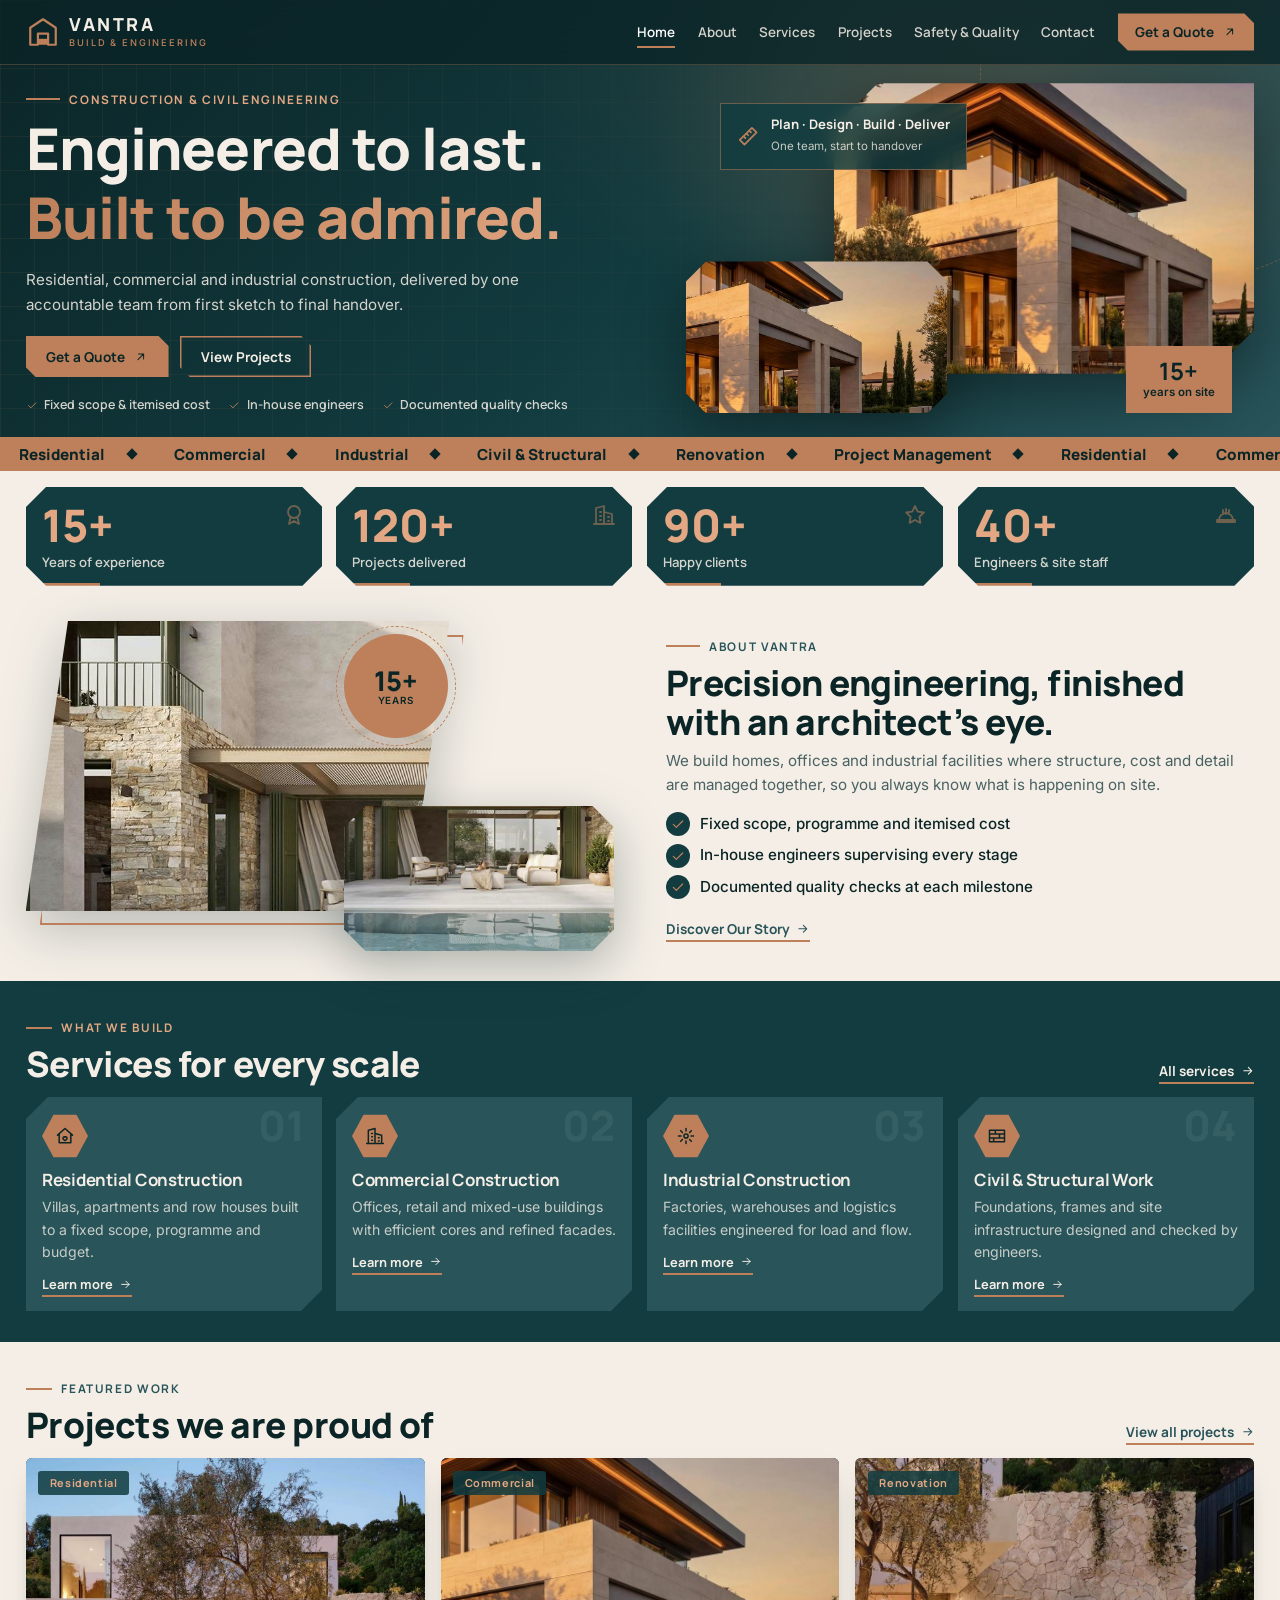
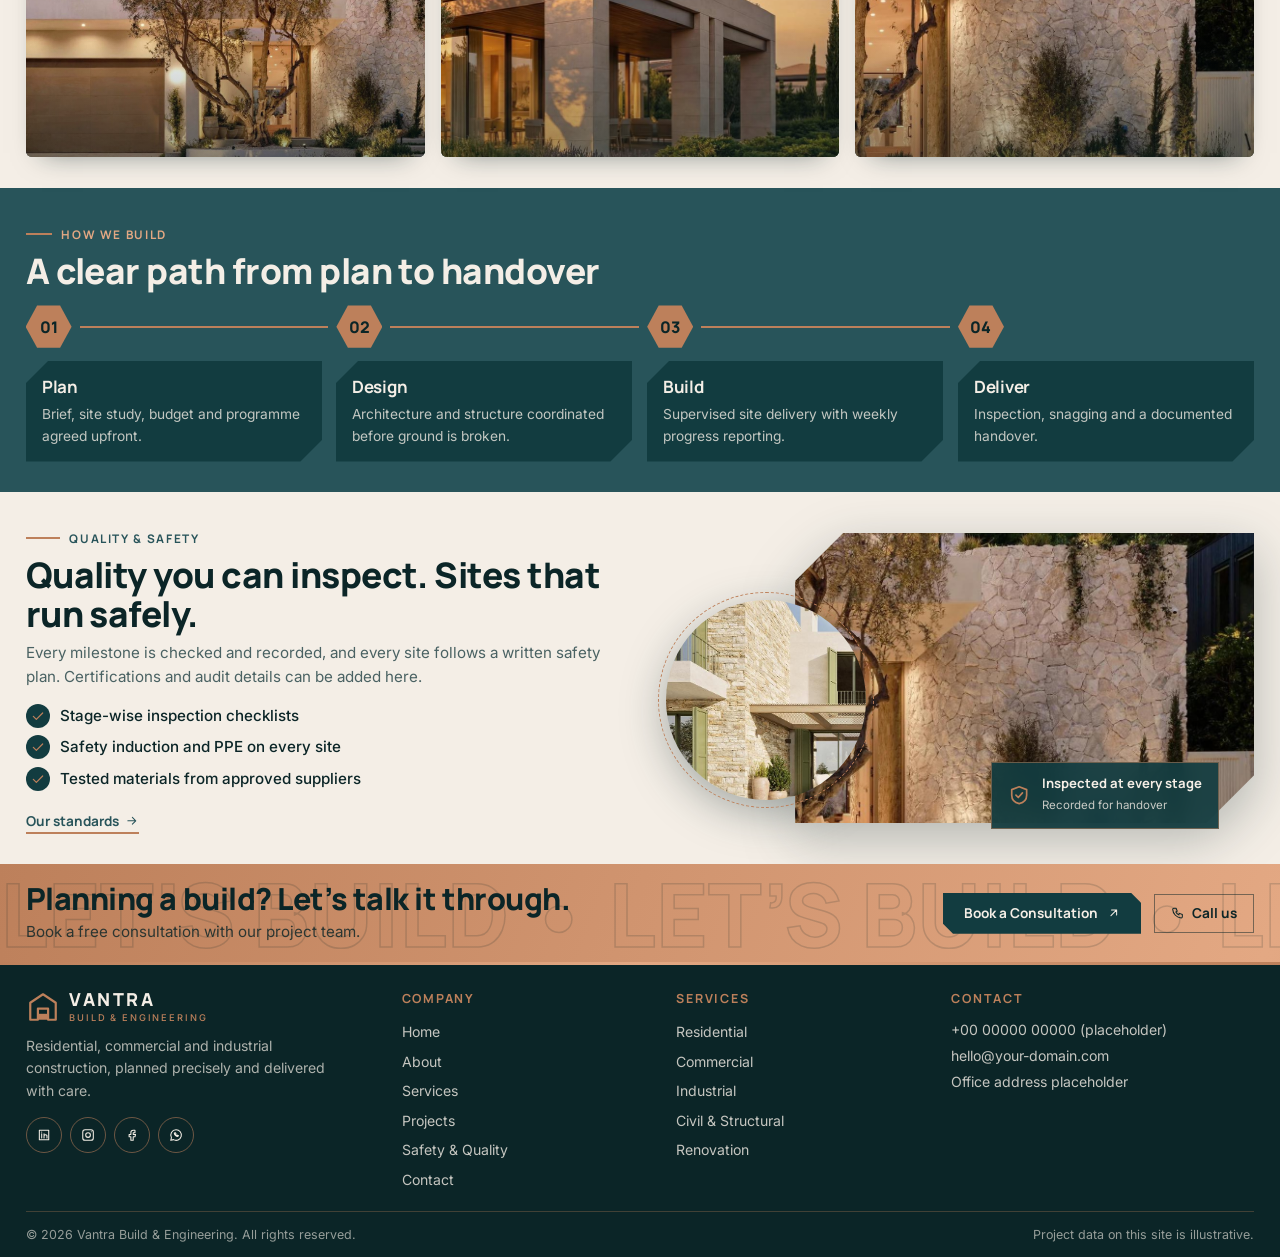
<file: index.html>
<!DOCTYPE html>
<html lang="en">

<head>
    <meta charset="utf-8">
    <meta name="viewport" content="width=device-width,initial-scale=1">
    <title>Premium Construction &amp; Civil Engineering | Vantra Build &amp; Engineering</title>
    <meta name="description"
        content="Vantra Build delivers residential, commercial and industrial construction with engineering precision.">
    <meta name="theme-color" content="#123C40">
    <link rel="icon" href="assets/icons/favicon.svg" type="image/svg+xml">
    <link rel="preconnect" href="https://fonts.googleapis.com">
    <link rel="preconnect" href="https://fonts.gstatic.com" crossorigin>
    <link
        href="https://fonts.googleapis.com/css2?family=Inter:wght@400;500;600&amp;family=Manrope:wght@500;600;700;800&amp;display=swap"
        rel="stylesheet">
    <link rel="stylesheet" href="css/style.css">
    <link rel="stylesheet" href="css/responsive.css">
</head>

<body data-page="index">
    <div id="site-header"></div>
    <main id="main">
        <section class="hero sp" data-mp>
            <div class="hero-grid"></div>
            <div class="hero-ring" data-d="-24"></div>
            <div class="w hero-g">
                <div class="hero-tx"><span class="eb">Construction &amp; Civil Engineering</span>
                    <h1><span class="ln"><span>Engineered to last.</span></span><span class="ln"><span class="gl">Built
                                to be admired.</span></span></h1>
                    <p>Residential, commercial and industrial construction, delivered by one accountable team from first
                        sketch to final handover.</p>
                    <div class="row"><a class="btn" href="contact.html">Get a Quote <i
                                class="bi bi-arrow-up-right"></i></a><a class="btn o" href="projects.html">View
                            Projects</a></div>
                    <ul class="hero-pts">
                        <li><i class="bi bi-check2"></i>Fixed scope &amp; itemised cost</li>
                        <li><i class="bi bi-check2"></i>In-house engineers</li>
                        <li><i class="bi bi-check2"></i>Documented quality checks</li>
                    </ul>
                </div>
                <div class="hc">
                    <div class="hc-a" data-d="12">
                        <div class="rev s-tab"><img
                                src="https://images.unsplash.com/photo-1503387762-592deb58ef4e?auto=format&fit=crop&w=1200&q=75"
                                data-fb="assets/images/v1.jpg" alt="Modern building under construction with crane"
                                fetchpriority="high"></div>
                    </div>
                    <div class="hc-b" data-d="-20">
                        <div class="rev sm s-bev"><img
                                src="https://images.unsplash.com/photo-1541888946425-d81bb19240f5?auto=format&fit=crop&w=800&q=75"
                                data-fb="assets/images/v4.jpg" alt="Construction team on site wearing safety helmets">
                        </div>
                    </div>
                    <div class="chip c1" data-d="22"><i class="bi bi-rulers"></i>
                        <div><b>Plan &middot; Design &middot; Build &middot; Deliver</b><span>One team, start to
                                handover</span></div>
                    </div>
                    <div class="chip c2" data-d="-10"><b>15+</b><span>years on site</span></div>
                </div>
            </div>
        </section>
        <div class="mq" aria-hidden="true">
            <div class="mq-t"><span>Residential</span><span>Commercial</span><span>Industrial</span><span>Civil &amp;
                    Structural</span><span>Renovation</span><span>Project
                    Management</span><span>Residential</span><span>Commercial</span><span>Industrial</span><span>Civil
                    &amp; Structural</span><span>Renovation</span><span>Project
                    Management</span><span>Residential</span><span>Commercial</span><span>Industrial</span><span>Civil
                    &amp; Structural</span><span>Renovation</span><span>Project
                    Management</span><span>Residential</span><span>Commercial</span><span>Industrial</span><span>Civil
                    &amp; Structural</span><span>Renovation</span><span>Project Management</span></div>
        </div>
        <section class="stv">
            <div class="w">
                <div class="sg">
                    <div class="cd sp sc s-bev" data-r data-tilt><i class="bi bi-award"></i><b data-count="15"
                            data-suffix="+">0</b><span>Years of experience</span><i class="bar"></i></div>
                    <div class="cd sp sc s-bev" data-r data-tilt><i class="bi bi-buildings"></i><b data-count="120"
                            data-suffix="+">0</b><span>Projects delivered</span><i class="bar"></i></div>
                    <div class="cd sp sc s-bev" data-r data-tilt><i class="bi bi-star"></i><b data-count="90"
                            data-suffix="+">0</b><span>Happy clients</span><i class="bar"></i></div>
                    <div class="cd sp sc s-bev" data-r data-tilt><i class="bi bi-hard-hat"></i><b data-count="40"
                            data-suffix="+">0</b><span>Engineers &amp; site staff</span><i class="bar"></i></div>
                </div>
            </div>
        </section>
        <section class="sec">
            <div class="w two">
                <div class="comp">
                    <div class="m">
                        <div class="rev s-slash"><img
                                src="https://images.unsplash.com/photo-1504307651254-35680f356dfd?auto=format&fit=crop&w=900&q=75"
                                data-fb="assets/images/v3.jpg" alt="Construction site with steel structure"
                                loading="lazy"></div>
                    </div>
                    <div class="s">
                        <div class="rev sm s-bev"><img
                                src="https://images.unsplash.com/photo-1581094794329-c8112a89af12?auto=format&fit=crop&w=700&q=75"
                                data-fb="assets/images/v7.jpg" alt="Engineer reviewing plans on site" loading="lazy">
                        </div>
                    </div>
                    <div class="bdg">15+<small>Years</small></div>
                </div>
                <div data-r="r"><span class="eb">About Vantra</span>
                    <h2>Precision engineering, finished with an architect&rsquo;s eye.</h2>
                    <p>We build homes, offices and industrial facilities where structure, cost and detail are managed
                        together, so you always know what is happening on site.</p>
                    <ul class="tk">
                        <li><i class="bi bi-check2"></i>Fixed scope, programme and itemised cost</li>
                        <li><i class="bi bi-check2"></i>In-house engineers supervising every stage</li>
                        <li><i class="bi bi-check2"></i>Documented quality checks at each milestone</li>
                    </ul><a class="lnk" href="about.html">Discover Our Story <i class="bi bi-arrow-right"></i></a>
                </div>
            </div>
        </section>
        <section class="sec dk">
            <div class="w">
                <div class="hd">
                    <div><span class="eb">What we build</span>
                        <h2>Services for every scale</h2>
                    </div><a class="lnk" href="services.html">All services <i class="bi bi-arrow-right"></i></a>
                </div>
                <div class="g4">
                    <article class="cd sp s-tab sw-l" data-r data-tilt><span class="n">01</span>
                        <div class="ic"><i class="bi bi-house-heart"></i></div>
                        <h3>Residential Construction</h3>
                        <p>Villas, apartments and row houses built to a fixed scope, programme and budget.</p><a
                            class="lnk" href="services.html">Learn more <i class="bi bi-arrow-right"></i></a>
                    </article>
                    <article class="cd sp s-tab sw-l" data-r data-tilt><span class="n">02</span>
                        <div class="ic"><i class="bi bi-buildings"></i></div>
                        <h3>Commercial Construction</h3>
                        <p>Offices, retail and mixed-use buildings with efficient cores and refined facades.</p><a
                            class="lnk" href="services.html">Learn more <i class="bi bi-arrow-right"></i></a>
                    </article>
                    <article class="cd sp s-tab sw-l" data-r data-tilt><span class="n">03</span>
                        <div class="ic"><i class="bi bi-gear-wide-connected"></i></div>
                        <h3>Industrial Construction</h3>
                        <p>Factories, warehouses and logistics facilities engineered for load and flow.</p><a
                            class="lnk" href="services.html">Learn more <i class="bi bi-arrow-right"></i></a>
                    </article>
                    <article class="cd sp s-tab sw-l" data-r data-tilt><span class="n">04</span>
                        <div class="ic"><i class="bi bi-bricks"></i></div>
                        <h3>Civil &amp; Structural Work</h3>
                        <p>Foundations, frames and site infrastructure designed and checked by engineers.</p><a
                            class="lnk" href="services.html">Learn more <i class="bi bi-arrow-right"></i></a>
                    </article>
                </div>
            </div>
        </section>
        <section class="sec">
            <div class="w">
                <div class="hd">
                    <div><span class="eb">Featured work</span>
                        <h2>Projects we are proud of</h2>
                    </div><a class="lnk" href="projects.html">View all projects <i class="bi bi-arrow-right"></i></a>
                </div>
                <div class="pf" id="pfeat"></div>
            </div>
        </section>
        <section class="sec dk2">
            <div class="w">
                <div class="hd">
                    <div><span class="eb">How we build</span>
                        <h2>A clear path from plan to handover</h2>
                    </div>
                </div>
                <div class="flow">
                    <div class="fs" data-r>
                        <div class="nm">01</div>
                        <div class="cd sp s-tab" data-tilt>
                            <h3>Plan</h3>
                            <p>Brief, site study, budget and programme agreed upfront.</p>
                        </div>
                    </div>
                    <div class="fs" data-r>
                        <div class="nm">02</div>
                        <div class="cd sp s-tab" data-tilt>
                            <h3>Design</h3>
                            <p>Architecture and structure coordinated before ground is broken.</p>
                        </div>
                    </div>
                    <div class="fs" data-r>
                        <div class="nm">03</div>
                        <div class="cd sp s-tab" data-tilt>
                            <h3>Build</h3>
                            <p>Supervised site delivery with weekly progress reporting.</p>
                        </div>
                    </div>
                    <div class="fs" data-r>
                        <div class="nm">04</div>
                        <div class="cd sp s-tab" data-tilt>
                            <h3>Deliver</h3>
                            <p>Inspection, snagging and a documented handover.</p>
                        </div>
                    </div>
                </div>
            </div>
        </section>
        <section class="sec">
            <div class="w two">
                <div data-r="l"><span class="eb">Quality &amp; safety</span>
                    <h2>Quality you can inspect. Sites that run safely.</h2>
                    <p>Every milestone is checked and recorded, and every site follows a written safety plan.
                        Certifications and audit details can be added here.</p>
                    <ul class="tk">
                        <li><i class="bi bi-check2"></i>Stage-wise inspection checklists</li>
                        <li><i class="bi bi-check2"></i>Safety induction and PPE on every site</li>
                        <li><i class="bi bi-check2"></i>Tested materials from approved suppliers</li>
                    </ul><a class="lnk" href="safety-quality.html">Our standards <i class="bi bi-arrow-right"></i></a>
                </div>
                <div class="qs">
                    <div class="m">
                        <div class="rev s-tab"><img
                                src="https://images.unsplash.com/photo-1621905251189-08b45d6a269e?auto=format&fit=crop&w=900&q=75"
                                data-fb="assets/images/p4.jpg" alt="Site engineer inspecting work" loading="lazy"></div>
                    </div>
                    <div class="s">
                        <div class="rev sm"><img
                                src="https://images.unsplash.com/photo-1565008447742-97f6f38c985c?auto=format&fit=crop&w=700&q=75"
                                data-fb="assets/images/v9.jpg" alt="Steel reinforcement detail" loading="lazy"></div>
                    </div>
                    <div class="chip c3" data-d="-12"><i class="bi bi-shield-check"></i>
                        <div><b>Inspected at every stage</b><span>Recorded for handover</span></div>
                    </div>
                </div>
            </div>
        </section>
        <div data-cta></div>
        <dialog class="pm" id="pm" aria-labelledby="pm-t"><button class="x" id="pm-x"
                aria-label="Close project details"><i class="bi bi-x-lg"></i></button>
            <div class="pm-in">
                <div class="im"><img id="pm-img" src="assets/images/p1.jpg" alt=""></div>
                <div class="pm-tx"><span class="eb" id="pm-c"></span>
                    <h2 id="pm-t"></h2>
                    <p id="pm-d"></p>
                    <dl>
                        <dt>Location</dt>
                        <dd id="pm-l"></dd>
                        <dt>Built area</dt>
                        <dd id="pm-a"></dd>
                        <dt>Scope</dt>
                        <dd id="pm-s"></dd>
                    </dl>
                    <p>Illustrative example project &mdash; not a real completed project.</p><a class="btn k"
                        href="contact.html">Discuss a Similar Project <i class="bi bi-arrow-up-right"></i></a>
                </div>
            </div>
        </dialog>
    </main>
    <div id="site-footer"></div>
    <script src="js/main.js"></script>
    <script src="js/projects.js"></script>
</body>

</html>
</file>
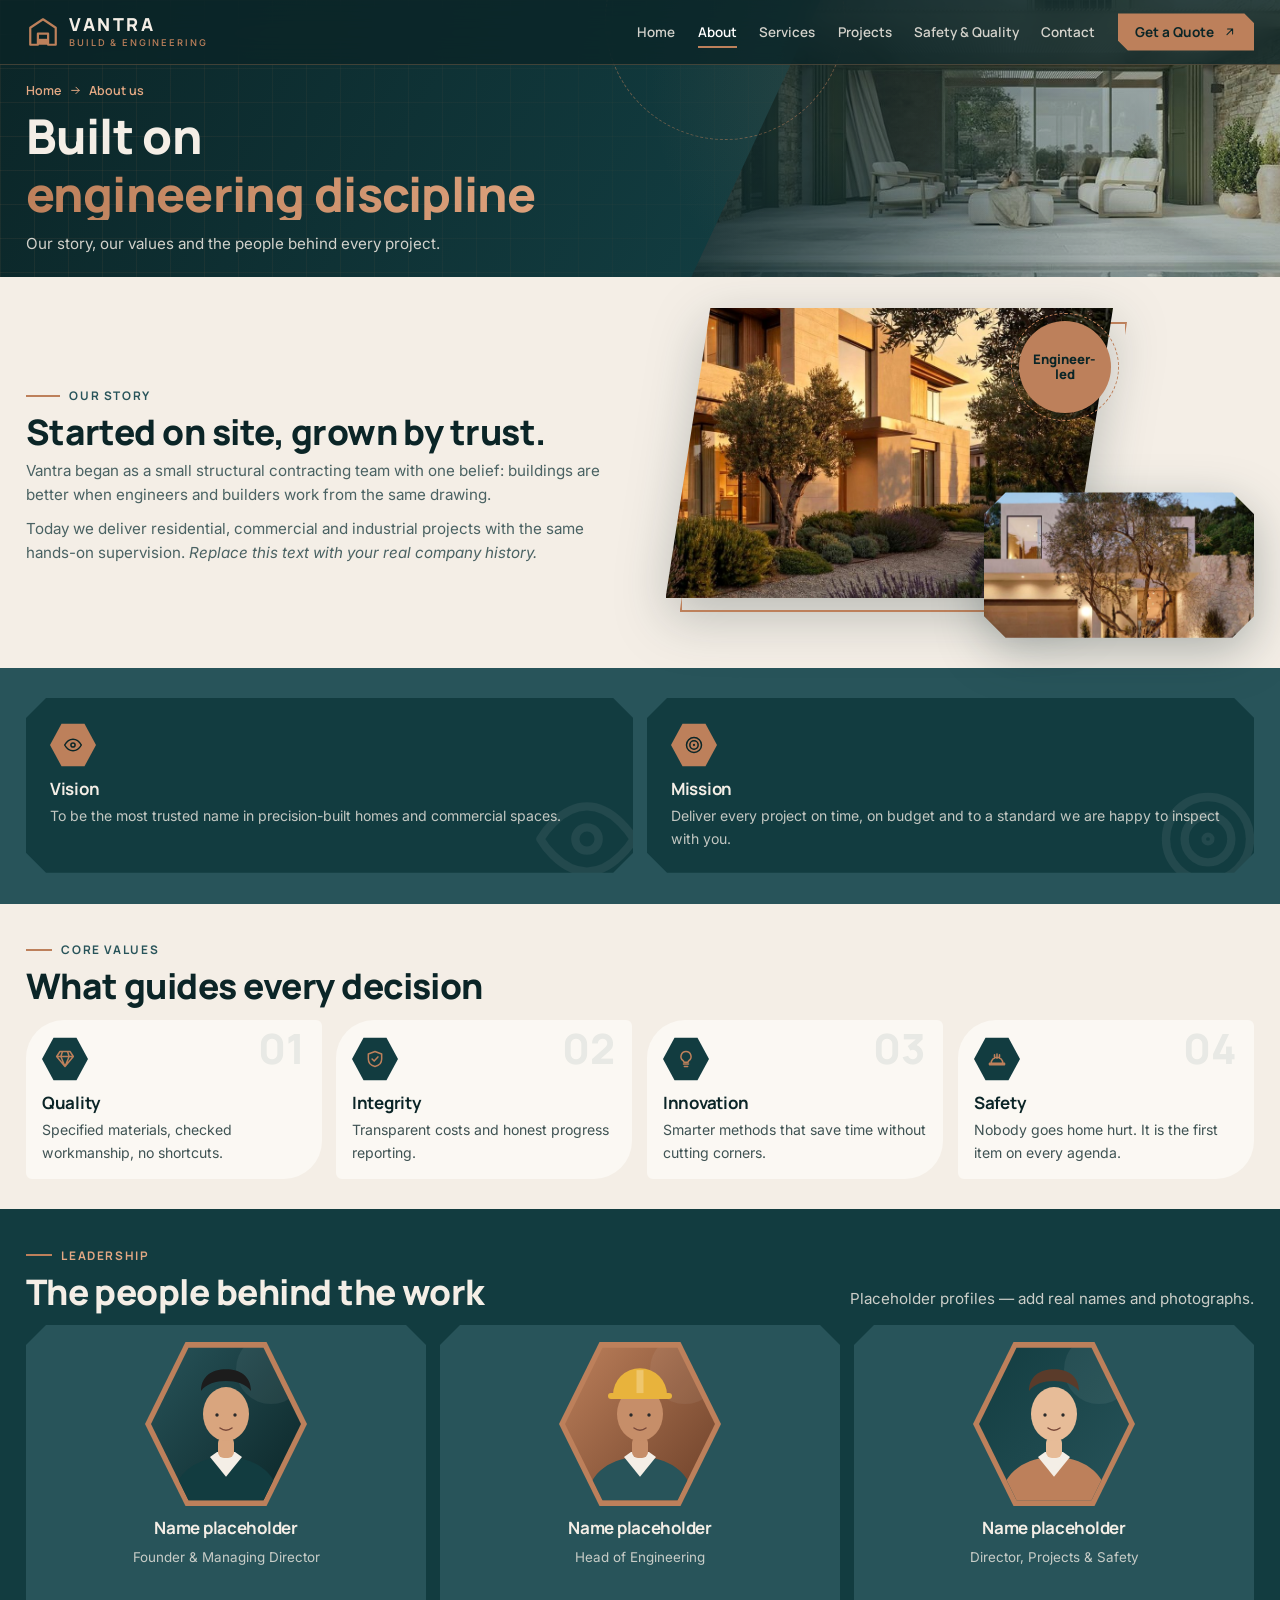
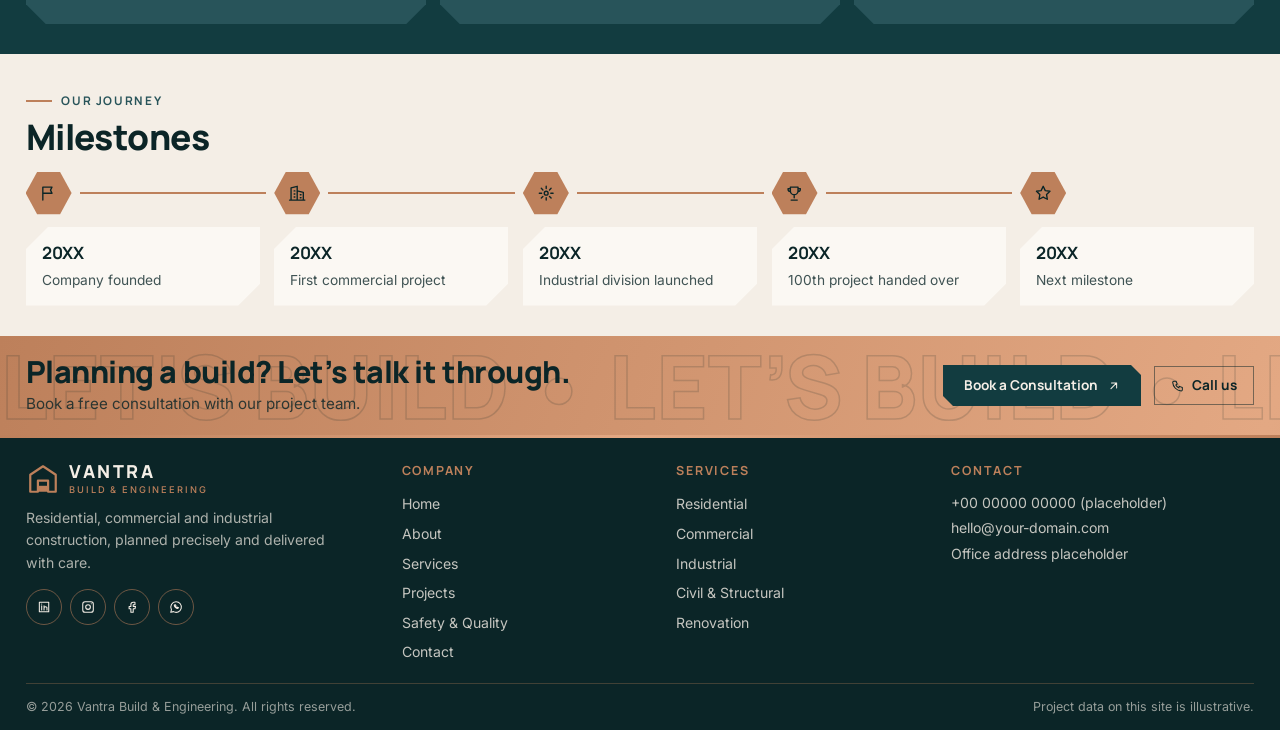
<file: about.html>
<!DOCTYPE html>
<html lang="en"><head><meta charset="utf-8"><meta name="viewport" content="width=device-width,initial-scale=1">
<title>About Us | Vantra Build &amp; Engineering</title><meta name="description" content="Meet Vantra Build: our story, vision, values and leadership.">
<meta name="theme-color" content="#123C40"><link rel="icon" href="assets/icons/favicon.svg" type="image/svg+xml">
<link rel="preconnect" href="https://fonts.googleapis.com"><link rel="preconnect" href="https://fonts.gstatic.com" crossorigin>
<link href="https://fonts.googleapis.com/css2?family=Inter:wght@400;500;600&amp;family=Manrope:wght@500;600;700;800&amp;display=swap" rel="stylesheet">
<link rel="stylesheet" href="css/style.css"><link rel="stylesheet" href="css/responsive.css"></head>
<body data-page="about"><div id="site-header"></div><main id="main">
<section class="ph sp" data-mp><div class="ph-grid"></div><div class="ph-img" data-d="14"><img data-parallax src="https://images.unsplash.com/photo-1541888946425-d81bb19240f5?auto=format&fit=crop&w=1600&q=75" data-fb="assets/images/p5.jpg" alt="Construction professionals on a building site" fetchpriority="high"></div><div class="ph-ring" data-d="-20"></div><div class="w ph-in"><nav class="crumb" aria-label="Breadcrumb"><a href="index.html">Home</a><i class="bi bi-arrow-right"></i><span>About us</span></nav><h1><span class="ln"><span>Built on</span></span><span class="ln"><span class="gl">engineering discipline</span></span></h1><p>Our story, our values and the people behind every project.</p></div></section>
<section class="sec"><div class="w two"><div data-r="l"><span class="eb">Our story</span><h2>Started on site, grown by trust.</h2><p>Vantra began as a small structural contracting team with one belief: buildings are better when engineers and builders work from the same drawing.</p><p style="margin-top:.6rem">Today we deliver residential, commercial and industrial projects with the same hands-on supervision. <em>Replace this text with your real company history.</em></p></div>
<div class="comp" style="height:330px"><div class="m" style="width:76%"><div class="rev s-slash"><img src="https://images.unsplash.com/photo-1429497419816-9ca5cfb4571a?auto=format&fit=crop&w=900&q=75" data-fb="assets/images/v10.jpg" alt="Tower cranes over a building project" loading="lazy"></div></div><div class="s"><div class="rev sm s-bev"><img src="https://images.unsplash.com/photo-1590496793929-36417d3117de?auto=format&fit=crop&w=700&q=75" data-fb="assets/images/v2.jpg" alt="Construction progress on site" loading="lazy"></div></div><div class="bdg" style="left:60%;width:92px;height:92px;font-size:.82rem;line-height:1.15">Engineer-<br>led</div></div></div></section>
<section class="sec dk2"><div class="w g2"><article class="cd big sp s-bev sw-l" data-r data-tilt><i class="bi bi-eye wm"></i><div class="ic"><i class="bi bi-eye"></i></div><h3>Vision</h3><p>To be the most trusted name in precision-built homes and commercial spaces.</p></article><article class="cd big sp s-bev sw-l" data-r data-tilt><i class="bi bi-bullseye wm"></i><div class="ic"><i class="bi bi-bullseye"></i></div><h3>Mission</h3><p>Deliver every project on time, on budget and to a standard we are happy to inspect with you.</p></article></div></section>
<section class="sec"><div class="w"><div class="hd"><div><span class="eb">Core values</span><h2>What guides every decision</h2></div></div><div class="g4"><article class="cd leaf sp sw-t" data-r data-tilt><span class="n">01</span><div class="ic"><i class="bi bi-gem"></i></div><h3>Quality</h3><p>Specified materials, checked workmanship, no shortcuts.</p></article><article class="cd leaf sp sw-t" data-r data-tilt><span class="n">02</span><div class="ic"><i class="bi bi-shield-check"></i></div><h3>Integrity</h3><p>Transparent costs and honest progress reporting.</p></article><article class="cd leaf sp sw-t" data-r data-tilt><span class="n">03</span><div class="ic"><i class="bi bi-lightbulb"></i></div><h3>Innovation</h3><p>Smarter methods that save time without cutting corners.</p></article><article class="cd leaf sp sw-t" data-r data-tilt><span class="n">04</span><div class="ic"><i class="bi bi-hard-hat"></i></div><h3>Safety</h3><p>Nobody goes home hurt. It is the first item on every agenda.</p></article></div></div></section>
<section class="sec dk"><div class="w"><div class="hd"><div><span class="eb">Leadership</span><h2>The people behind the work</h2></div><p>Placeholder profiles &mdash; add real names and photographs.</p></div><div class="g3"><article class="cd ld sp s-bev" data-r data-tilt><div class="ph-o"><img src="https://images.unsplash.com/photo-1560250097-0b93528c311a?auto=format&fit=crop&w=400&q=75" data-fb="assets/images/l1.svg" alt="Founder portrait" loading="lazy"></div><h3>Name placeholder</h3><p class="role">Founder &amp; Managing Director</p><div class="so2"><a href="#" aria-label="LinkedIn"><i class="bi bi-linkedin"></i></a><a href="#" aria-label="Email"><i class="bi bi-envelope"></i></a><a href="#" aria-label="Phone"><i class="bi bi-telephone"></i></a></div></article><article class="cd ld sp s-bev" data-r data-tilt><div class="ph-o"><img src="https://images.unsplash.com/photo-1573496359142-b8d87734a5a2?auto=format&fit=crop&w=400&q=75" data-fb="assets/images/l2.svg" alt="Head of Engineering portrait" loading="lazy"></div><h3>Name placeholder</h3><p class="role">Head of Engineering</p><div class="so2"><a href="#" aria-label="LinkedIn"><i class="bi bi-linkedin"></i></a><a href="#" aria-label="Email"><i class="bi bi-envelope"></i></a><a href="#" aria-label="Phone"><i class="bi bi-telephone"></i></a></div></article><article class="cd ld sp s-bev" data-r data-tilt><div class="ph-o"><img src="https://images.unsplash.com/photo-1472099645785-5658abf4ff4e?auto=format&fit=crop&w=400&q=75" data-fb="assets/images/l3.svg" alt="Director portrait" loading="lazy"></div><h3>Name placeholder</h3><p class="role">Director, Projects &amp; Safety</p><div class="so2"><a href="#" aria-label="LinkedIn"><i class="bi bi-linkedin"></i></a><a href="#" aria-label="Email"><i class="bi bi-envelope"></i></a><a href="#" aria-label="Phone"><i class="bi bi-telephone"></i></a></div></article></div></div></section>
<section class="sec"><div class="w"><div class="hd"><div><span class="eb">Our journey</span><h2>Milestones</h2></div></div><div class="flow f5"><div class="fs" data-r><div class="nm"><i class="bi bi-flag"></i></div><div class="cd sp s-tab" data-tilt><h3>20XX</h3><p>Company founded</p></div></div><div class="fs" data-r><div class="nm"><i class="bi bi-buildings"></i></div><div class="cd sp s-tab" data-tilt><h3>20XX</h3><p>First commercial project</p></div></div><div class="fs" data-r><div class="nm"><i class="bi bi-gear-wide-connected"></i></div><div class="cd sp s-tab" data-tilt><h3>20XX</h3><p>Industrial division launched</p></div></div><div class="fs" data-r><div class="nm"><i class="bi bi-trophy"></i></div><div class="cd sp s-tab" data-tilt><h3>20XX</h3><p>100th project handed over</p></div></div><div class="fs" data-r><div class="nm"><i class="bi bi-star"></i></div><div class="cd sp s-tab" data-tilt><h3>20XX</h3><p>Next milestone</p></div></div></div></div></section>
<div data-cta></div>
</main><div id="site-footer"></div>
<script src="js/main.js"></script>
</body></html>
</file>
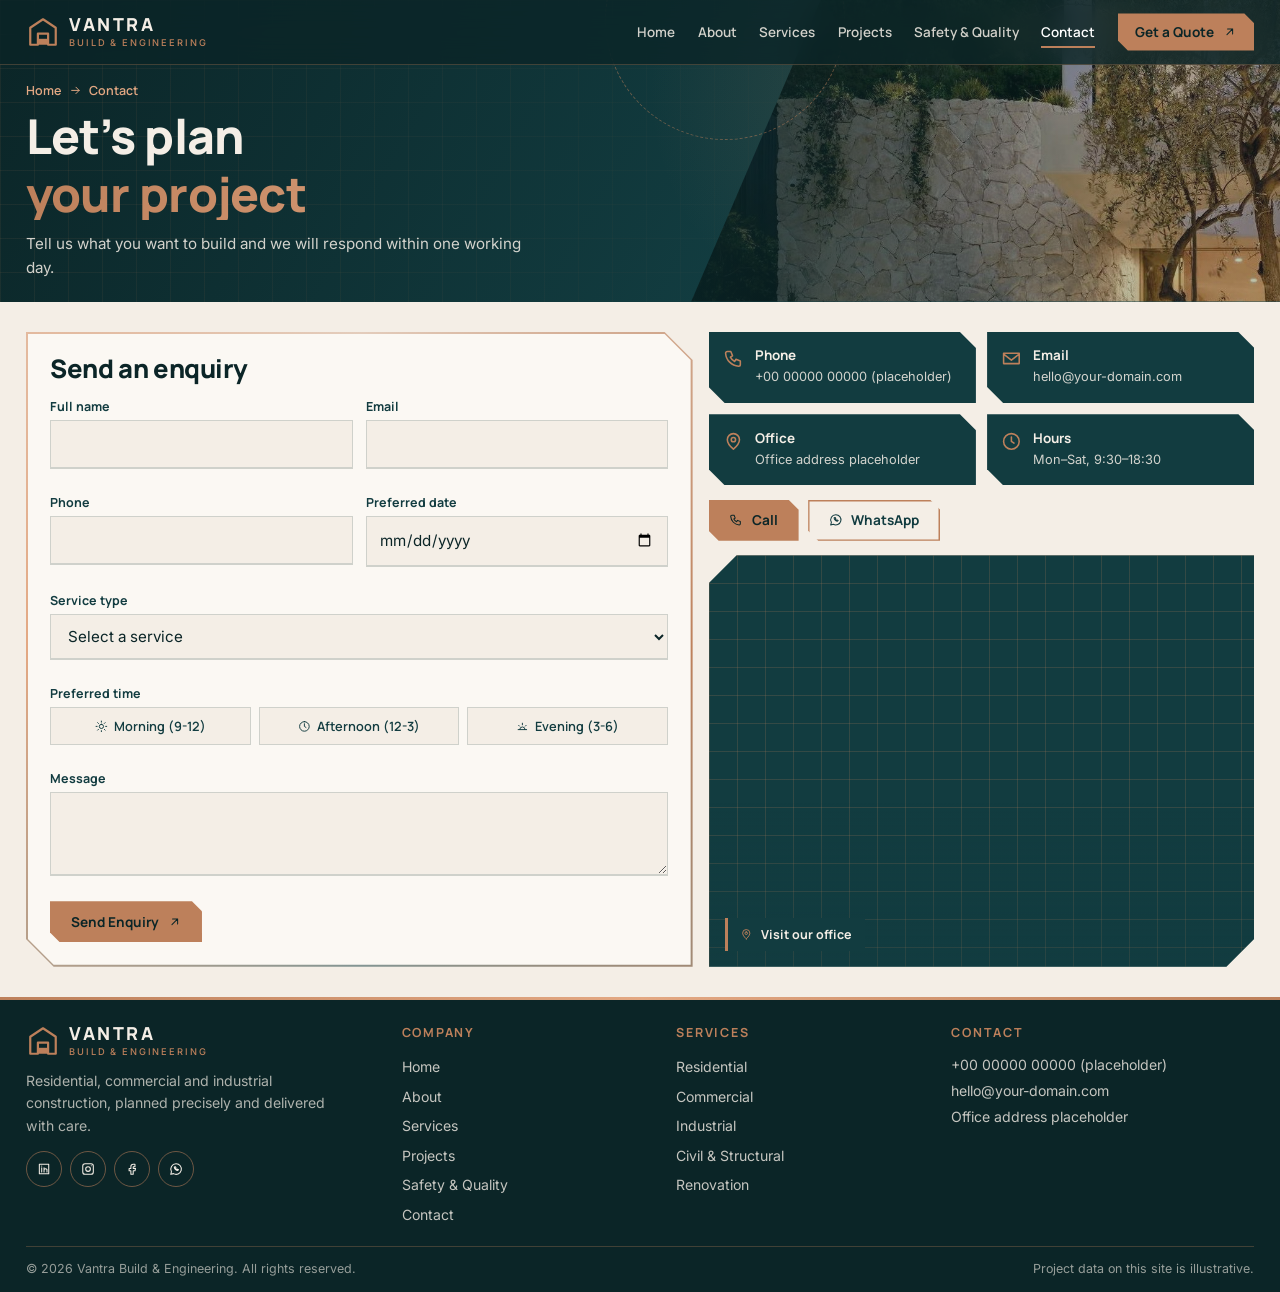
<file: contact.html>
<!DOCTYPE html>
<html lang="en"><head><meta charset="utf-8"><meta name="viewport" content="width=device-width,initial-scale=1">
<title>Contact | Vantra Build &amp; Engineering</title><meta name="description" content="Contact Vantra Build to discuss your residential, commercial or industrial construction project.">
<meta name="theme-color" content="#123C40"><link rel="icon" href="assets/icons/favicon.svg" type="image/svg+xml">
<link rel="preconnect" href="https://fonts.googleapis.com"><link rel="preconnect" href="https://fonts.gstatic.com" crossorigin>
<link href="https://fonts.googleapis.com/css2?family=Inter:wght@400;500;600&amp;family=Manrope:wght@500;600;700;800&amp;display=swap" rel="stylesheet">
<link rel="stylesheet" href="css/style.css"><link rel="stylesheet" href="css/responsive.css"></head>
<body data-page="contact"><div id="site-header"></div><main id="main">
<section class="ph sp" data-mp><div class="ph-grid"></div><div class="ph-img" data-d="14"><img data-parallax src="https://images.unsplash.com/photo-1503387762-592deb58ef4e?auto=format&fit=crop&w=1600&q=75" data-fb="assets/images/v5.jpg" alt="Building under construction with crane" fetchpriority="high"></div><div class="ph-ring" data-d="-20"></div><div class="w ph-in"><nav class="crumb" aria-label="Breadcrumb"><a href="index.html">Home</a><i class="bi bi-arrow-right"></i><span>Contact</span></nav><h1><span class="ln"><span>Let&rsquo;s plan</span></span><span class="ln"><span class="gl">your project</span></span></h1><p>Tell us what you want to build and we will respond within one working day.</p></div></section>
<section class="sec"><div class="w ctg"><div class="fm-w" data-r="l"><form class="fm" id="cf" novalidate><h2>Send an enquiry</h2>
<div class="fr"><div class="fd"><label for="name">Full name</label><input id="name" name="name" type="text" autocomplete="name"><span class="er" id="e-name" aria-live="polite"></span></div><div class="fd"><label for="email">Email</label><input id="email" name="email" type="email" autocomplete="email"><span class="er" id="e-email" aria-live="polite"></span></div></div>
<div class="fr"><div class="fd"><label for="phone">Phone</label><input id="phone" name="phone" type="tel" autocomplete="tel"><span class="er" id="e-phone" aria-live="polite"></span></div><div class="fd"><label for="date">Preferred date</label><input id="date" name="date" type="date"><span class="er" id="e-date" aria-live="polite"></span></div></div><div class="fd"><label for="service">Service type</label><select id="service" name="service"><option value="">Select a service</option><option>Residential Construction</option><option>Commercial Construction</option><option>Industrial Construction</option><option>Civil &amp; Structural Work</option><option>Renovation &amp; Redevelopment</option><option>Project Planning &amp; Management</option></select><span class="er" id="e-service" aria-live="polite"></span></div><div class="fd"><span class="lb" id="tl">Preferred time</span><div class="tm" role="radiogroup" aria-labelledby="tl"><label><input type="radio" name="time" value="Morning (9-12)"><span><i class="bi bi-sun"></i>Morning (9-12)</span></label><label><input type="radio" name="time" value="Afternoon (12-3)"><span><i class="bi bi-clock"></i>Afternoon (12-3)</span></label><label><input type="radio" name="time" value="Evening (3-6)"><span><i class="bi bi-sunset"></i>Evening (3-6)</span></label></div><span class="er" id="e-time" aria-live="polite"></span></div><div class="fd"><label for="message">Message</label><textarea id="message" name="message"></textarea><span class="er" id="e-message" aria-live="polite"></span></div>
<button class="btn" type="submit">Send Enquiry <i class="bi bi-arrow-up-right"></i></button><div class="fb" id="fb" role="status" aria-live="polite"></div></form></div>
<aside class="rt" data-r="r"><ul class="ci"><li class="cd sp s-cut" data-r><i class="bi bi-telephone"></i><div><b>Phone</b><a href="tel:+000000000000">+00 00000 00000 (placeholder)</a></div></li><li class="cd sp s-cut" data-r><i class="bi bi-envelope"></i><div><b>Email</b><a href="mailto:hello@your-domain.com">hello@your-domain.com</a></div></li><li class="cd sp s-cut" data-r><i class="bi bi-geo-alt"></i><div><b>Office</b><span>Office address placeholder</span></div></li><li class="cd sp s-cut" data-r><i class="bi bi-clock"></i><div><b>Hours</b><span>Mon&ndash;Sat, 9:30&ndash;18:30</span></div></li></ul><div class="ctr"><a class="btn" href="tel:+000000000000"><i class="bi bi-telephone"></i> Call</a><a class="btn o" style="color:var(--t)" href="https://wa.me/000000000000" target="_blank" rel="noopener"><i class="bi bi-whatsapp"></i> WhatsApp</a></div>
<div class="mapw"><!-- Replace the q= value with your office address --><iframe src="https://www.google.com/maps?q=Pune%2C%20Maharashtra&amp;output=embed" loading="lazy" referrerpolicy="no-referrer-when-downgrade" title="Office location map"></iframe><div class="tag"><i class="bi bi-geo-alt"></i>Visit our office</div></div></aside></div></section>
</main><div id="site-footer"></div>
<script src="js/main.js"></script>
<script src="js/contact.js"></script>
</body></html>
</file>
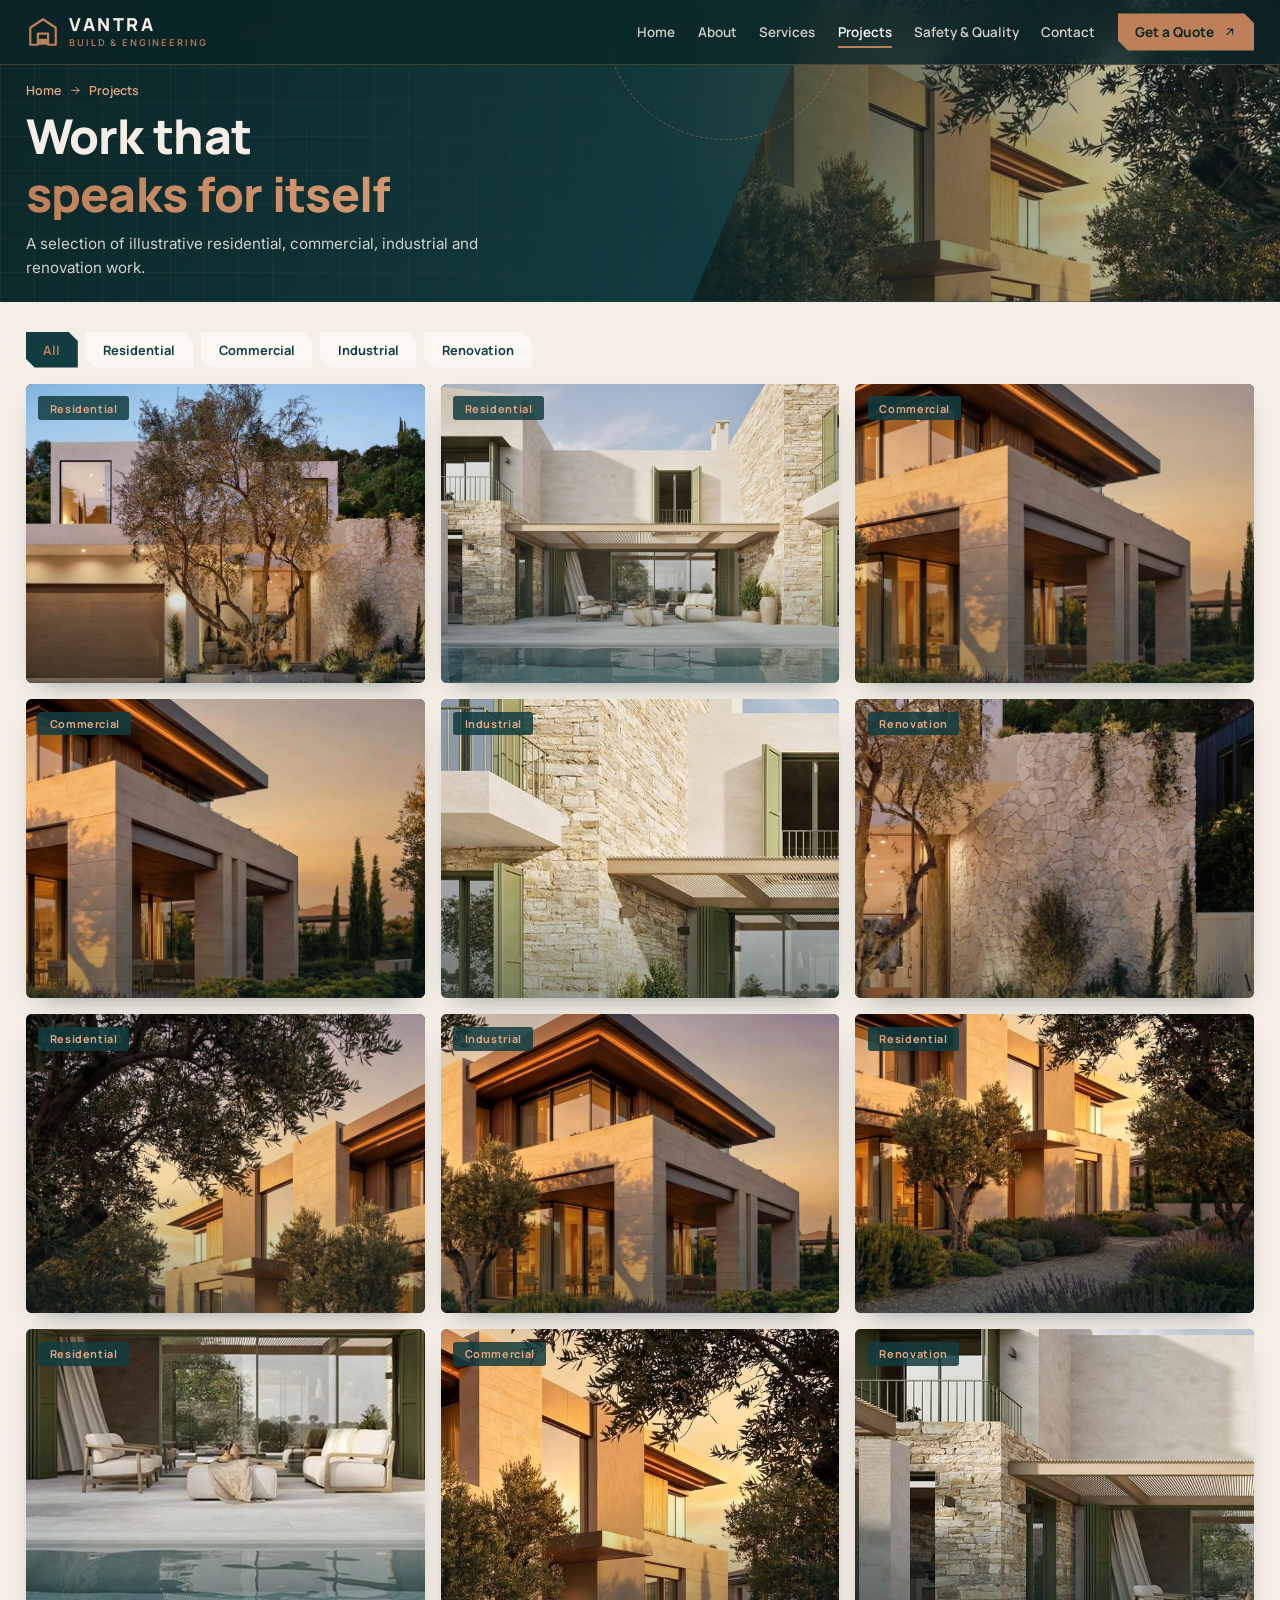
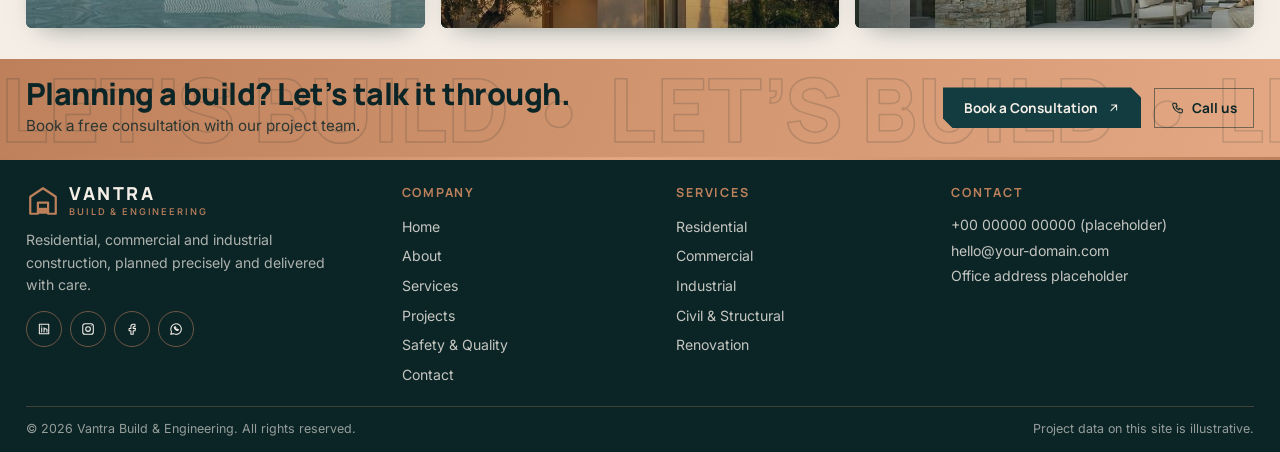
<file: projects.html>
<!DOCTYPE html>
<html lang="en"><head><meta charset="utf-8"><meta name="viewport" content="width=device-width,initial-scale=1">
<title>Projects | Vantra Build &amp; Engineering</title><meta name="description" content="Selected residential, commercial, industrial and renovation projects by Vantra Build.">
<meta name="theme-color" content="#123C40"><link rel="icon" href="assets/icons/favicon.svg" type="image/svg+xml">
<link rel="preconnect" href="https://fonts.googleapis.com"><link rel="preconnect" href="https://fonts.gstatic.com" crossorigin>
<link href="https://fonts.googleapis.com/css2?family=Inter:wght@400;500;600&amp;family=Manrope:wght@500;600;700;800&amp;display=swap" rel="stylesheet">
<link rel="stylesheet" href="css/style.css"><link rel="stylesheet" href="css/responsive.css"></head>
<body data-page="projects"><div id="site-header"></div><main id="main">
<section class="ph sp" data-mp><div class="ph-grid"></div><div class="ph-img" data-d="14"><img data-parallax src="https://images.unsplash.com/photo-1545324418-cc1a3fa10c00?auto=format&fit=crop&w=1600&q=75" data-fb="assets/images/v6.jpg" alt="Modern high-rise buildings" fetchpriority="high"></div><div class="ph-ring" data-d="-20"></div><div class="w ph-in"><nav class="crumb" aria-label="Breadcrumb"><a href="index.html">Home</a><i class="bi bi-arrow-right"></i><span>Projects</span></nav><h1><span class="ln"><span>Work that</span></span><span class="ln"><span class="gl">speaks for itself</span></span></h1><p>A selection of illustrative residential, commercial, industrial and renovation work.</p></div></section>
<section class="sec"><div class="w"><div class="fl" role="group" aria-label="Filter projects"><button type="button" data-f="All" aria-pressed="true">All</button><button type="button" data-f="Residential" aria-pressed="false">Residential</button><button type="button" data-f="Commercial" aria-pressed="false">Commercial</button><button type="button" data-f="Industrial" aria-pressed="false">Industrial</button><button type="button" data-f="Renovation" aria-pressed="false">Renovation</button></div><div class="pg" id="pgrid"></div></div></section>
<div data-cta></div>
<dialog class="pm" id="pm" aria-labelledby="pm-t"><button class="x" id="pm-x" aria-label="Close project details"><i class="bi bi-x-lg"></i></button><div class="pm-in"><div class="im"><img id="pm-img" src="assets/images/p1.jpg" alt=""></div><div class="pm-tx"><span class="eb" id="pm-c"></span><h2 id="pm-t"></h2><p id="pm-d"></p><dl><dt>Location</dt><dd id="pm-l"></dd><dt>Built area</dt><dd id="pm-a"></dd><dt>Scope</dt><dd id="pm-s"></dd></dl><p>Illustrative example project &mdash; not a real completed project.</p><a class="btn k" href="contact.html">Discuss a Similar Project <i class="bi bi-arrow-up-right"></i></a></div></div></dialog>
</main><div id="site-footer"></div>
<script src="js/main.js"></script>
<script src="js/projects.js"></script>
</body></html>
</file>
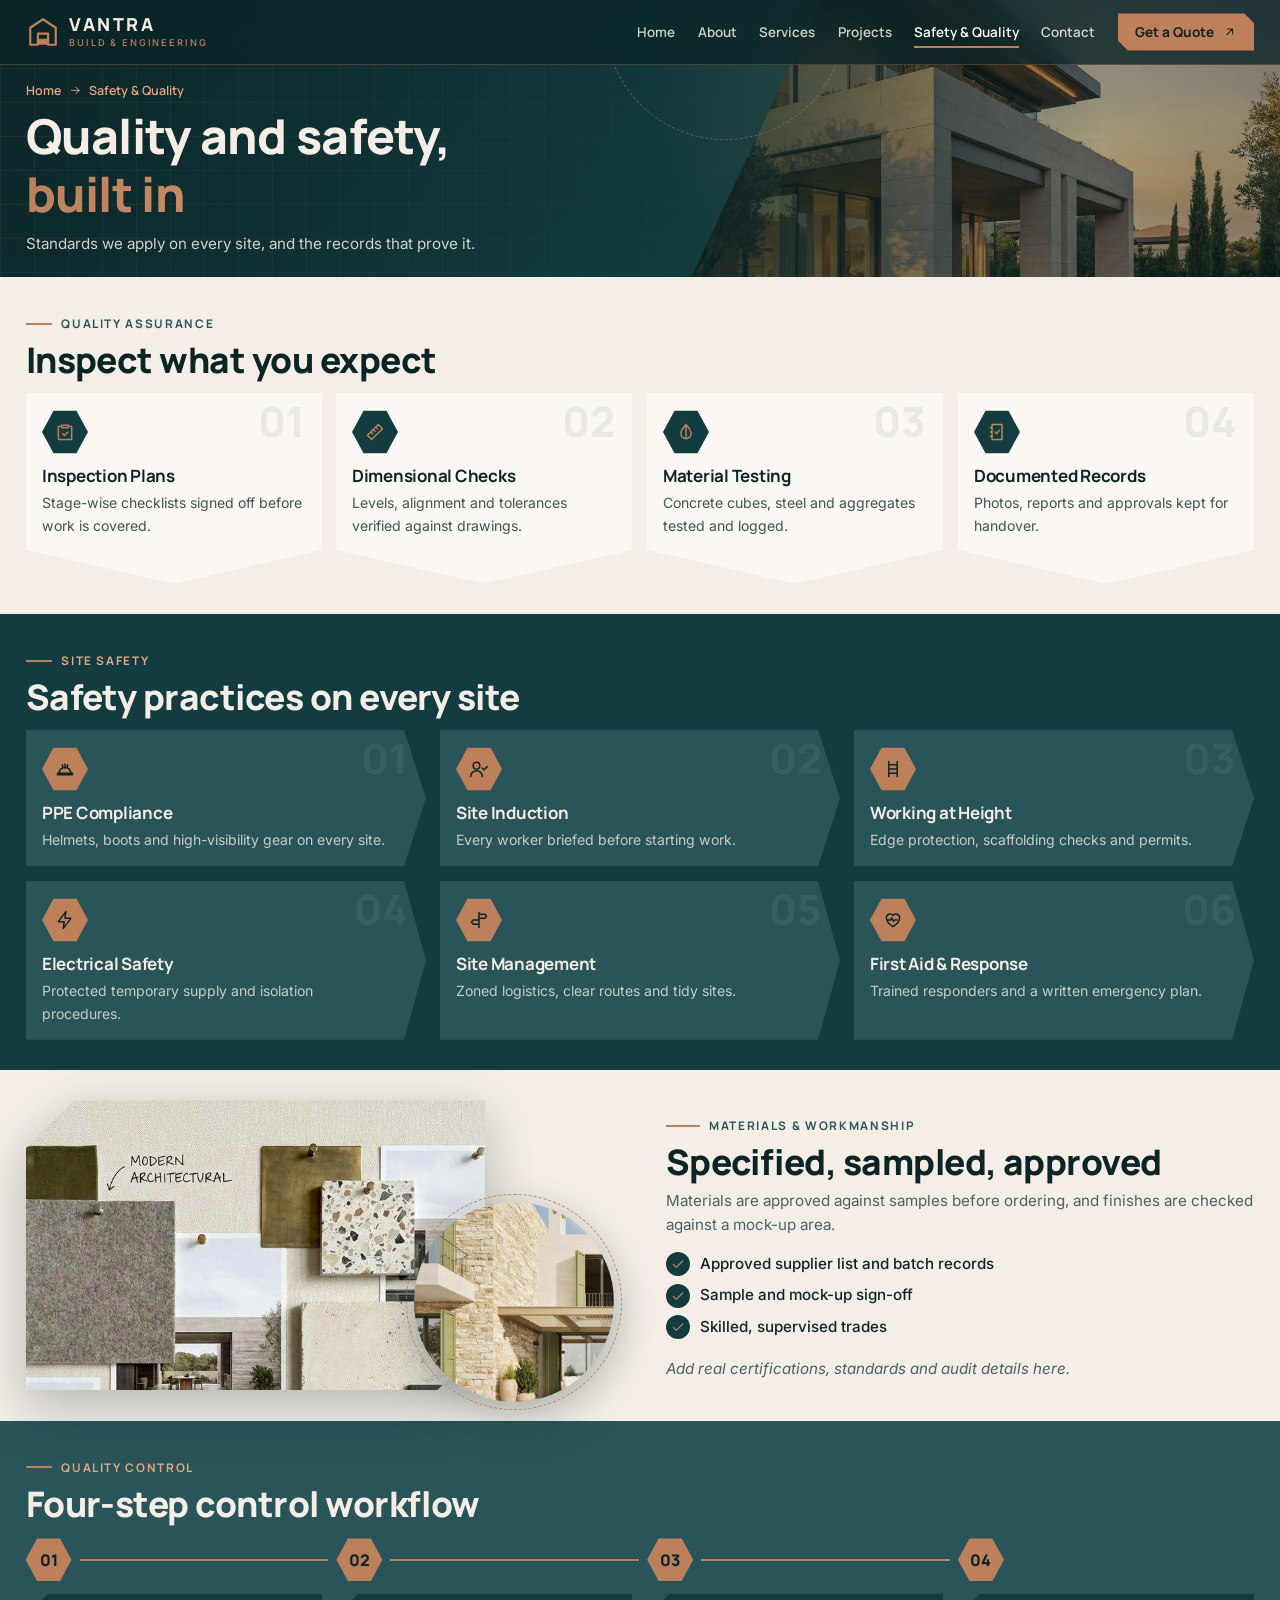
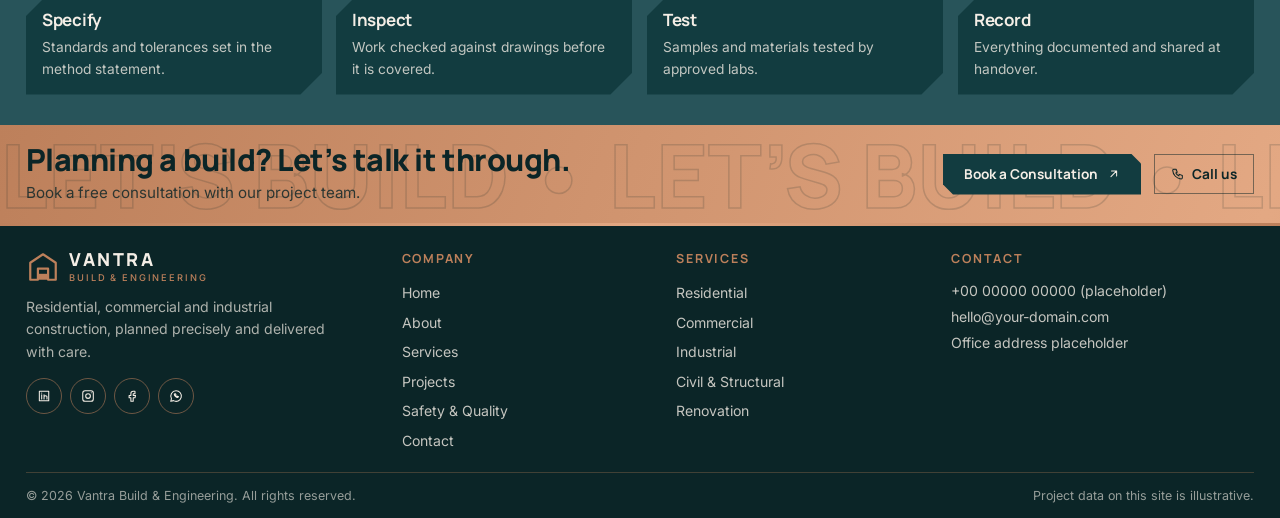
<file: safety-quality.html>
<!DOCTYPE html>
<html lang="en"><head><meta charset="utf-8"><meta name="viewport" content="width=device-width,initial-scale=1">
<title>Safety &amp; Quality | Vantra Build &amp; Engineering</title><meta name="description" content="Vantra Build quality assurance, site safety, materials and quality control standards.">
<meta name="theme-color" content="#123C40"><link rel="icon" href="assets/icons/favicon.svg" type="image/svg+xml">
<link rel="preconnect" href="https://fonts.googleapis.com"><link rel="preconnect" href="https://fonts.gstatic.com" crossorigin>
<link href="https://fonts.googleapis.com/css2?family=Inter:wght@400;500;600&amp;family=Manrope:wght@500;600;700;800&amp;display=swap" rel="stylesheet">
<link rel="stylesheet" href="css/style.css"><link rel="stylesheet" href="css/responsive.css"></head>
<body data-page="safety-quality"><div id="site-header"></div><main id="main">
<section class="ph sp" data-mp><div class="ph-grid"></div><div class="ph-img" data-d="14"><img data-parallax src="https://images.unsplash.com/photo-1621905251189-08b45d6a269e?auto=format&fit=crop&w=1600&q=75" data-fb="assets/images/p3.jpg" alt="Site worker in safety gear" fetchpriority="high"></div><div class="ph-ring" data-d="-20"></div><div class="w ph-in"><nav class="crumb" aria-label="Breadcrumb"><a href="index.html">Home</a><i class="bi bi-arrow-right"></i><span>Safety &amp; Quality</span></nav><h1><span class="ln"><span>Quality and safety,</span></span><span class="ln"><span class="gl">built in</span></span></h1><p>Standards we apply on every site, and the records that prove it.</p></div></section>
<section class="sec"><div class="w"><div class="hd"><div><span class="eb">Quality assurance</span><h2>Inspect what you expect</h2></div></div><div class="g4"><article class="cd sp s-shield sw-b" data-r data-tilt><span class="n">01</span><div class="ic"><i class="bi bi-clipboard2-check"></i></div><h3>Inspection Plans</h3><p>Stage-wise checklists signed off before work is covered.</p></article><article class="cd sp s-shield sw-b" data-r data-tilt><span class="n">02</span><div class="ic"><i class="bi bi-rulers"></i></div><h3>Dimensional Checks</h3><p>Levels, alignment and tolerances verified against drawings.</p></article><article class="cd sp s-shield sw-b" data-r data-tilt><span class="n">03</span><div class="ic"><i class="bi bi-droplet-half"></i></div><h3>Material Testing</h3><p>Concrete cubes, steel and aggregates tested and logged.</p></article><article class="cd sp s-shield sw-b" data-r data-tilt><span class="n">04</span><div class="ic"><i class="bi bi-journal-check"></i></div><h3>Documented Records</h3><p>Photos, reports and approvals kept for handover.</p></article></div></div></section>
<section class="sec dk"><div class="w"><div class="hd"><div><span class="eb">Site safety</span><h2>Safety practices on every site</h2></div></div><div class="g3"><article class="cd sp s-tag sw-l" data-r data-tilt><span class="n">01</span><div class="ic"><i class="bi bi-hard-hat"></i></div><h3>PPE Compliance</h3><p>Helmets, boots and high-visibility gear on every site.</p></article><article class="cd sp s-tag sw-l" data-r data-tilt><span class="n">02</span><div class="ic"><i class="bi bi-person-check"></i></div><h3>Site Induction</h3><p>Every worker briefed before starting work.</p></article><article class="cd sp s-tag sw-l" data-r data-tilt><span class="n">03</span><div class="ic"><i class="bi bi-ladder"></i></div><h3>Working at Height</h3><p>Edge protection, scaffolding checks and permits.</p></article><article class="cd sp s-tag sw-l" data-r data-tilt><span class="n">04</span><div class="ic"><i class="bi bi-lightning-charge"></i></div><h3>Electrical Safety</h3><p>Protected temporary supply and isolation procedures.</p></article><article class="cd sp s-tag sw-l" data-r data-tilt><span class="n">05</span><div class="ic"><i class="bi bi-signpost-split"></i></div><h3>Site Management</h3><p>Zoned logistics, clear routes and tidy sites.</p></article><article class="cd sp s-tag sw-l" data-r data-tilt><span class="n">06</span><div class="ic"><i class="bi bi-heart-pulse"></i></div><h3>First Aid &amp; Response</h3><p>Trained responders and a written emergency plan.</p></article></div></div></section>
<section class="sec"><div class="w two"><div class="qs"><div class="m" style="left:0;right:auto"><div class="rev s-tab"><img src="https://images.unsplash.com/photo-1565008447742-97f6f38c985c?auto=format&fit=crop&w=900&q=75" data-fb="assets/images/v8.jpg" alt="Steel reinforcement under inspection" loading="lazy"></div></div><div class="s" style="left:auto;right:0;bottom:-4%"><div class="rev sm"><img src="https://images.unsplash.com/photo-1581094794329-c8112a89af12?auto=format&fit=crop&w=700&q=75" data-fb="assets/images/v9.jpg" alt="Engineer checking quality on site" loading="lazy"></div></div></div>
<div data-r="r"><span class="eb">Materials &amp; workmanship</span><h2>Specified, sampled, approved</h2><p>Materials are approved against samples before ordering, and finishes are checked against a mock-up area.</p><ul class="tk"><li><i class="bi bi-check2"></i>Approved supplier list and batch records</li><li><i class="bi bi-check2"></i>Sample and mock-up sign-off</li><li><i class="bi bi-check2"></i>Skilled, supervised trades</li></ul><p><em>Add real certifications, standards and audit details here.</em></p></div></div></section>
<section class="sec dk2"><div class="w"><div class="hd"><div><span class="eb">Quality control</span><h2>Four-step control workflow</h2></div></div><div class="flow"><div class="fs" data-r><div class="nm">01</div><div class="cd sp s-tab" data-tilt><h3>Specify</h3><p>Standards and tolerances set in the method statement.</p></div></div><div class="fs" data-r><div class="nm">02</div><div class="cd sp s-tab" data-tilt><h3>Inspect</h3><p>Work checked against drawings before it is covered.</p></div></div><div class="fs" data-r><div class="nm">03</div><div class="cd sp s-tab" data-tilt><h3>Test</h3><p>Samples and materials tested by approved labs.</p></div></div><div class="fs" data-r><div class="nm">04</div><div class="cd sp s-tab" data-tilt><h3>Record</h3><p>Everything documented and shared at handover.</p></div></div></div></div></section>
<div data-cta></div>
</main><div id="site-footer"></div>
<script src="js/main.js"></script>
</body></html>
</file>
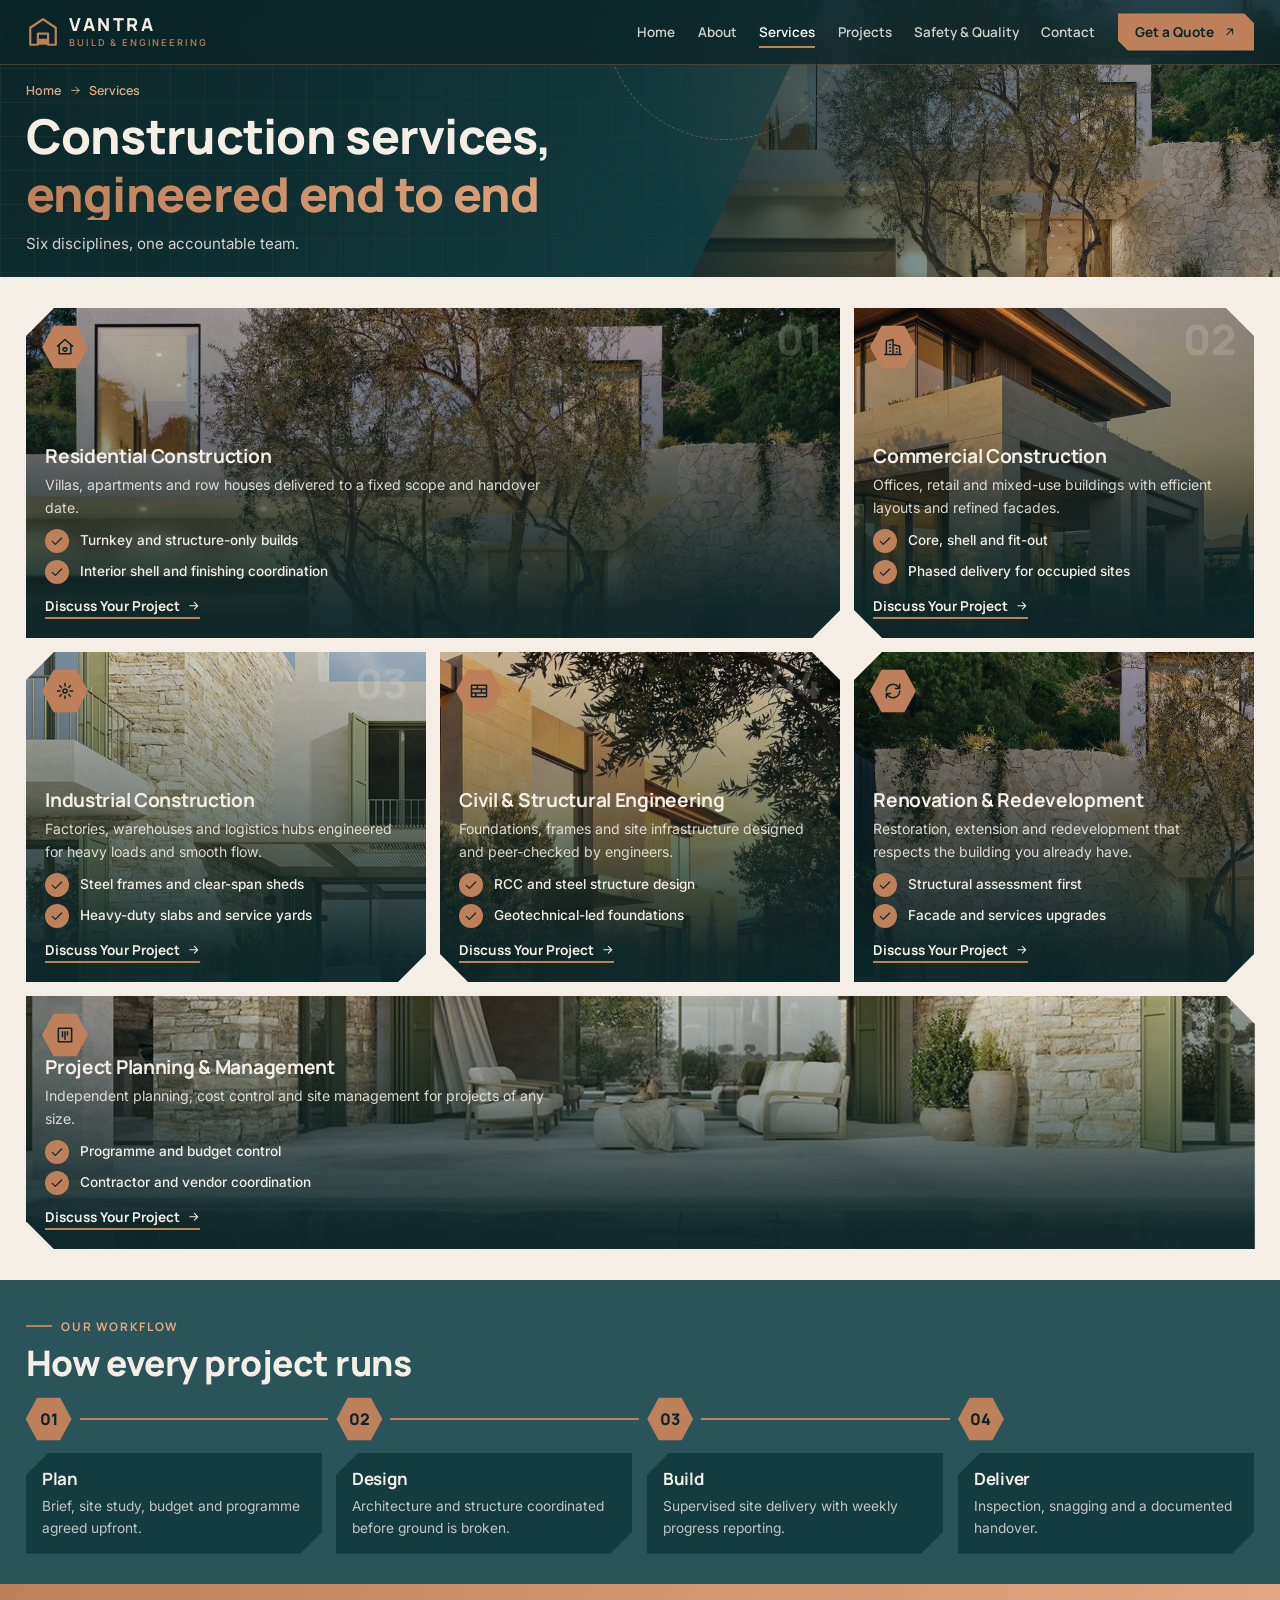
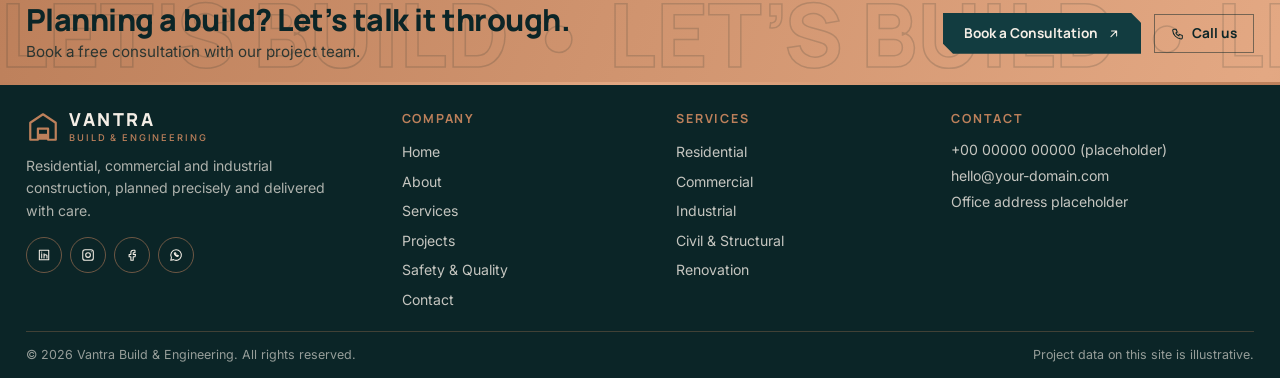
<file: services.html>
<!DOCTYPE html>
<html lang="en"><head><meta charset="utf-8"><meta name="viewport" content="width=device-width,initial-scale=1">
<title>Services | Vantra Build &amp; Engineering</title><meta name="description" content="Residential, commercial, industrial, civil and renovation construction services from Vantra Build.">
<meta name="theme-color" content="#123C40"><link rel="icon" href="assets/icons/favicon.svg" type="image/svg+xml">
<link rel="preconnect" href="https://fonts.googleapis.com"><link rel="preconnect" href="https://fonts.gstatic.com" crossorigin>
<link href="https://fonts.googleapis.com/css2?family=Inter:wght@400;500;600&amp;family=Manrope:wght@500;600;700;800&amp;display=swap" rel="stylesheet">
<link rel="stylesheet" href="css/style.css"><link rel="stylesheet" href="css/responsive.css"></head>
<body data-page="services"><div id="site-header"></div><main id="main">
<section class="ph sp" data-mp><div class="ph-grid"></div><div class="ph-img" data-d="14"><img data-parallax src="https://images.unsplash.com/photo-1504307651254-35680f356dfd?auto=format&fit=crop&w=1600&q=75" data-fb="assets/images/v2.jpg" alt="Construction site with steel structure" fetchpriority="high"></div><div class="ph-ring" data-d="-20"></div><div class="w ph-in"><nav class="crumb" aria-label="Breadcrumb"><a href="index.html">Home</a><i class="bi bi-arrow-right"></i><span>Services</span></nav><h1><span class="ln"><span>Construction services,</span></span><span class="ln"><span class="gl">engineered end to end</span></span></h1><p>Six disciplines, one accountable team.</p></div></section>
<section class="sec"><div class="w"><div class="bento"><article class="bt sp w4" data-r data-tilt><img src="https://images.unsplash.com/photo-1600585154340-be6161a56a0c?auto=format&fit=crop&w=900&q=75" data-fb="assets/images/v2.jpg" alt="Modern residence exterior" loading="lazy"><div class="ic"><i class="bi bi-house-heart"></i></div><span class="no">01</span><h3>Residential Construction</h3><p>Villas, apartments and row houses delivered to a fixed scope and handover date.</p><div class="ex"><div><ul class="tk"><li><i class="bi bi-check2"></i>Turnkey and structure-only builds</li><li><i class="bi bi-check2"></i>Interior shell and finishing coordination</li></ul></div></div><a class="lnk" href="contact.html">Discuss Your Project <i class="bi bi-arrow-right"></i></a></article><article class="bt sp " data-r data-tilt><img src="https://images.unsplash.com/photo-1486406146926-c627a92ad1ab?auto=format&fit=crop&w=900&q=75" data-fb="assets/images/p3.jpg" alt="Glass commercial office building" loading="lazy"><div class="ic"><i class="bi bi-buildings"></i></div><span class="no">02</span><h3>Commercial Construction</h3><p>Offices, retail and mixed-use buildings with efficient layouts and refined facades.</p><div class="ex"><div><ul class="tk"><li><i class="bi bi-check2"></i>Core, shell and fit-out</li><li><i class="bi bi-check2"></i>Phased delivery for occupied sites</li></ul></div></div><a class="lnk" href="contact.html">Discuss Your Project <i class="bi bi-arrow-right"></i></a></article><article class="bt sp " data-r data-tilt><img src="https://images.unsplash.com/photo-1586528116311-ad8dd3c8310d?auto=format&fit=crop&w=900&q=75" data-fb="assets/images/v9.jpg" alt="Industrial warehouse interior" loading="lazy"><div class="ic"><i class="bi bi-gear-wide-connected"></i></div><span class="no">03</span><h3>Industrial Construction</h3><p>Factories, warehouses and logistics hubs engineered for heavy loads and smooth flow.</p><div class="ex"><div><ul class="tk"><li><i class="bi bi-check2"></i>Steel frames and clear-span sheds</li><li><i class="bi bi-check2"></i>Heavy-duty slabs and service yards</li></ul></div></div><a class="lnk" href="contact.html">Discuss Your Project <i class="bi bi-arrow-right"></i></a></article><article class="bt sp " data-r data-tilt><img src="https://images.unsplash.com/photo-1565008447742-97f6f38c985c?auto=format&fit=crop&w=900&q=75" data-fb="assets/images/v6.jpg" alt="Structural steel and reinforcement" loading="lazy"><div class="ic"><i class="bi bi-bricks"></i></div><span class="no">04</span><h3>Civil &amp; Structural Engineering</h3><p>Foundations, frames and site infrastructure designed and peer-checked by engineers.</p><div class="ex"><div><ul class="tk"><li><i class="bi bi-check2"></i>RCC and steel structure design</li><li><i class="bi bi-check2"></i>Geotechnical-led foundations</li></ul></div></div><a class="lnk" href="contact.html">Discuss Your Project <i class="bi bi-arrow-right"></i></a></article><article class="bt sp " data-r data-tilt><img src="https://images.unsplash.com/photo-1503174971373-b1f69850bded?auto=format&fit=crop&w=900&q=75" data-fb="assets/images/v5.jpg" alt="Renovation and redevelopment work" loading="lazy"><div class="ic"><i class="bi bi-arrow-repeat"></i></div><span class="no">05</span><h3>Renovation &amp; Redevelopment</h3><p>Restoration, extension and redevelopment that respects the building you already have.</p><div class="ex"><div><ul class="tk"><li><i class="bi bi-check2"></i>Structural assessment first</li><li><i class="bi bi-check2"></i>Facade and services upgrades</li></ul></div></div><a class="lnk" href="contact.html">Discuss Your Project <i class="bi bi-arrow-right"></i></a></article><article class="bt sp w6" data-r data-tilt><img src="https://images.unsplash.com/photo-1454165804606-c3d57bc86b40?auto=format&fit=crop&w=900&q=75" data-fb="assets/images/v7.jpg" alt="Project planning and management" loading="lazy"><div class="ic"><i class="bi bi-kanban"></i></div><span class="no">06</span><h3>Project Planning &amp; Management</h3><p>Independent planning, cost control and site management for projects of any size.</p><div class="ex"><div><ul class="tk"><li><i class="bi bi-check2"></i>Programme and budget control</li><li><i class="bi bi-check2"></i>Contractor and vendor coordination</li></ul></div></div><a class="lnk" href="contact.html">Discuss Your Project <i class="bi bi-arrow-right"></i></a></article></div></div></section>
<section class="sec dk2"><div class="w"><div class="hd"><div><span class="eb">Our workflow</span><h2>How every project runs</h2></div></div><div class="flow"><div class="fs" data-r><div class="nm">01</div><div class="cd sp s-tab" data-tilt><h3>Plan</h3><p>Brief, site study, budget and programme agreed upfront.</p></div></div><div class="fs" data-r><div class="nm">02</div><div class="cd sp s-tab" data-tilt><h3>Design</h3><p>Architecture and structure coordinated before ground is broken.</p></div></div><div class="fs" data-r><div class="nm">03</div><div class="cd sp s-tab" data-tilt><h3>Build</h3><p>Supervised site delivery with weekly progress reporting.</p></div></div><div class="fs" data-r><div class="nm">04</div><div class="cd sp s-tab" data-tilt><h3>Deliver</h3><p>Inspection, snagging and a documented handover.</p></div></div></div></div></section>
<div data-cta></div>
</main><div id="site-footer"></div>
<script src="js/main.js"></script>
</body></html>
</file>
<file: css/style.css>
/* Vantra Build & Engineering — premium design system */
@property --c{syntax:'<length>';inherits:false;initial-value:22px}
@property --ang{syntax:'<angle>';inherits:false;initial-value:0deg}
:root{--t:#123C40;--ta:#28545A;--td:#0B2527;--cu:#BD805B;--cu2:#E3A883;--cr:#F4EEE6;--sf:#FBF8F3;--ink:#0B2527;--mut:#4A6263;--ln:rgba(18,60,64,.16);--e:cubic-bezier(.2,.8,.2,1);--h:'Manrope',system-ui,-apple-system,'Segoe UI',Roboto,Arial,sans-serif;--b:'Inter',system-ui,-apple-system,'Segoe UI',Roboto,Arial,sans-serif}
*{box-sizing:border-box;margin:0;padding:0}
html{scroll-behavior:smooth;scroll-padding-top:76px}
body{font:400 .95rem/1.6 var(--b);color:var(--ink);background:var(--cr);overflow-x:hidden}
img{display:block;width:100%;height:100%;object-fit:cover}
a{color:inherit;text-decoration:none}ul{list-style:none}
h1,h2,h3,h4{font-family:var(--h);line-height:1.12;letter-spacing:-.015em}
h1{font-size:clamp(2.1rem,4.8vw,3.6rem);font-weight:800}h2{font-size:clamp(1.45rem,2.8vw,2.2rem);font-weight:800}h3{font-size:1.06rem;font-weight:700}
p{color:var(--mut)}
:focus-visible{outline:2px solid var(--cu);outline-offset:3px}
.w{width:min(1680px,100% - clamp(2rem,4vw,5rem));margin-inline:auto}
.ico{display:inline-flex;width:1em;height:1em;flex:none}.ico svg{width:100%;height:100%}
.sec{padding:clamp(1.8rem,3.6vw,2.7rem) 0}
.dk{background:var(--t);color:var(--cr)}.dk2{background:var(--ta);color:var(--cr)}.dk p,.dk2 p{color:rgba(244,238,230,.82)}
.eb{display:inline-flex;align-items:center;gap:.6rem;font:700 .74rem var(--h);letter-spacing:.14em;text-transform:uppercase;color:var(--ta);margin-bottom:.5rem}.eb::before{content:"";width:26px;height:2px;background:var(--cu);transition:width .5s var(--e)}.in .eb::before,.hero .eb::before{width:34px}.dk .eb,.dk2 .eb,.hero .eb{color:var(--cu2)}
.hd{display:flex;justify-content:space-between;align-items:end;gap:1rem;flex-wrap:wrap;margin-bottom:1.1rem}.hd p{max-width:440px}
.lnk{display:inline-flex;align-items:center;gap:.4rem;font:700 .85rem var(--h);color:var(--ta);border-bottom:2px solid var(--cu);padding-bottom:2px;transition:gap .35s var(--e),color .3s}.lnk:hover{gap:.85rem}.dk .lnk,.dk2 .lnk{color:var(--cr)}
/* shapes */
.s-cut{clip-path:polygon(0 0,calc(100% - var(--c)) 0,100% var(--c),100% 100%,var(--c) 100%,0 calc(100% - var(--c)))}
.s-tab{clip-path:polygon(var(--c) 0,100% 0,100% calc(100% - var(--c)),calc(100% - var(--c)) 100%,0 100%,0 var(--c))}
.s-bev{clip-path:polygon(var(--c) 0,calc(100% - var(--c)) 0,100% var(--c),100% calc(100% - var(--c)),calc(100% - var(--c)) 100%,var(--c) 100%,0 calc(100% - var(--c)),0 var(--c))}
.s-shield{clip-path:polygon(0 0,100% 0,100% calc(100% - var(--c)),50% 100%,0 calc(100% - var(--c)))}
.s-tag{clip-path:polygon(0 0,calc(100% - var(--c)) 0,100% 50%,calc(100% - var(--c)) 100%,0 100%)}
.s-slash{clip-path:polygon(10% 0,100% 0,90% 100%,0 100%)}
.s-hex{clip-path:polygon(25% 4%,75% 4%,100% 50%,75% 96%,25% 96%,0 50%)}
.s-leaf{border-radius:38px 6px 38px 6px}
/* buttons */
.btn{--c:10px;position:relative;isolation:isolate;overflow:hidden;display:inline-flex;align-items:center;gap:.55rem;padding:.72rem 1.3rem;font:700 .85rem var(--h);background:var(--cu);color:var(--ink);border:0;cursor:pointer;translate:var(--bx,0) var(--by,0);clip-path:polygon(0 0,calc(100% - var(--c)) 0,100% var(--c),100% 100%,var(--c) 100%,0 calc(100% - var(--c)));transition:--c .4s var(--e),color .4s,translate .3s var(--e)}
.btn::before{content:"";position:absolute;inset:0;z-index:-1;background:var(--cr);transform:translateX(-101%);transition:transform .5s var(--e)}
.btn::after{content:"";position:absolute;top:0;left:-60%;width:40%;height:100%;background:linear-gradient(100deg,transparent,rgba(255,255,255,.45),transparent);transform:skewX(-20deg);transition:left .7s var(--e)}
.btn:hover{--c:18px}.btn:hover::before{transform:none}.btn:hover::after{left:130%}.btn .ico{transition:transform .4s var(--e)}.btn:hover .ico{transform:translate(3px,-3px)}
.btn.o{background:transparent;color:var(--cr);box-shadow:inset 0 0 0 1.5px var(--cu)}.btn.o::before{background:var(--cu)}.btn.o:hover{color:var(--ink)}
.btn.k{background:var(--t);color:var(--cr)}.btn.k::before{background:var(--td)}.btn.k:hover{color:var(--cu2)}
.btn[disabled]{opacity:.6;pointer-events:none}
/* header */
.hdr{position:fixed;inset:0 0 auto;z-index:50;background:rgba(11,37,39,.78);backdrop-filter:blur(14px);border-bottom:1px solid rgba(189,128,91,.3);transition:background .4s,box-shadow .4s}.hdr.s{background:rgba(11,37,39,.96);box-shadow:0 8px 24px rgba(0,0,0,.25)}
.prog{position:absolute;left:0;bottom:-1px;height:2px;width:100%;background:linear-gradient(90deg,var(--cu),var(--cu2));transform:scaleX(0);transform-origin:left}
.nv{height:64px;display:flex;align-items:center;justify-content:space-between;gap:1rem;color:var(--cr)}
.lg{display:flex;align-items:center;gap:.6rem;color:var(--cr)}.lg svg{width:34px;height:34px;transition:transform .6s var(--e)}.lg:hover svg{transform:rotate(-8deg) scale(1.1)}.lg b{display:block;font:800 1.12rem/1 var(--h);letter-spacing:.14em}.lg small{display:block;font:500 .58rem var(--b);letter-spacing:.2em;text-transform:uppercase;color:var(--cu);margin-top:3px}
.lk{display:flex;align-items:center;gap:1.4rem}.lk a:not(.btn){position:relative;padding:.3rem 0;font:600 .84rem var(--h);color:rgba(244,238,230,.85);transition:color .3s}.lk a:not(.btn)::after{content:"";position:absolute;left:0;bottom:-2px;width:100%;height:2px;background:var(--cu);transform:scaleX(0);transform-origin:right;transition:transform .45s var(--e)}.lk a:not(.btn):hover,.lk a.on{color:#fff}.lk a:not(.btn):hover::after,.lk a.on::after{transform:scaleX(1);transform-origin:left}
.lk .btn{padding:.6rem 1.1rem}
.bg{display:none;width:42px;height:42px;background:transparent;border:1px solid rgba(189,128,91,.6);color:var(--cr);font-size:1.3rem;cursor:pointer}
/* home hero */
.hero{position:relative;overflow:hidden;color:var(--cr);padding:6rem 0 2.3rem;background:radial-gradient(900px 480px at 82% 15%,rgba(189,128,91,.2),transparent 62%),linear-gradient(135deg,var(--td),var(--t) 55%,var(--ta))}
.hero-grid,.ph-grid{position:absolute;inset:0;background-image:linear-gradient(rgba(189,128,91,.09) 1px,transparent 1px),linear-gradient(90deg,rgba(189,128,91,.09) 1px,transparent 1px);background-size:34px 34px;-webkit-mask-image:linear-gradient(90deg,#000,transparent 80%);mask-image:linear-gradient(90deg,#000,transparent 80%)}
.hero-ring{position:absolute;right:-120px;top:-140px;width:420px;height:420px;border:1px dashed rgba(189,128,91,.45);border-radius:50%;animation:spn 50s linear infinite}
.sp::before{content:"";position:absolute;inset:0;pointer-events:none;background:radial-gradient(380px circle at var(--mx,70%) var(--my,30%),rgba(189,128,91,.16),transparent 65%)}
.hero-g{position:relative;z-index:2;display:grid;grid-template-columns:1.05fr .95fr;gap:2rem;align-items:center}
.hero h1{margin-bottom:.9rem}.ln{display:block;overflow:hidden;padding-bottom:.08em}.ln>span{display:block;animation:rise 1.1s var(--e) both}.ln+.ln>span{animation-delay:.16s}.gl{background:linear-gradient(100deg,var(--cu),var(--cu2),var(--cu));background-size:200% 100%;-webkit-background-clip:text;background-clip:text;color:transparent;animation:rise 1.1s .16s var(--e) both,shim 5s 1.3s linear infinite}
@keyframes rise{from{transform:translateY(110%)}}@keyframes shim{to{background-position:-200% 0}}
.hero-tx>p{color:rgba(244,238,230,.86);max-width:500px;margin-bottom:1.2rem;animation:up 1s .35s var(--e) both}.hero .row{display:flex;gap:.7rem;flex-wrap:wrap;animation:up 1s .5s var(--e) both}.hero .eb{animation:up .9s var(--e) both}
.hero-pts{display:flex;gap:1.1rem;flex-wrap:wrap;margin-top:1.2rem;animation:up 1s .65s var(--e) both}.hero-pts li{display:flex;gap:.4rem;align-items:center;font:600 .78rem var(--h);color:rgba(244,238,230,.85)}.hero-pts .ico{color:var(--cu)}
@keyframes up{from{opacity:0;transform:translateY(30px)}}
.hc{position:relative;height:clamp(290px,34vw,380px)}
.hc-a,.hc-b{position:absolute;filter:drop-shadow(0 18px 30px rgba(0,0,0,.4))}.hc-a{right:0;top:0;width:74%;height:88%}.hc-b{left:0;bottom:0;width:46%;height:46%}
.hc-a .rev{--c:44px;width:100%;height:100%}.hc-b .rev{--c:20px;width:100%;height:100%}
.rev{position:relative;overflow:hidden}.rev img{scale:1.2;transition:scale 1.6s var(--e)}.rev::after{content:"";position:absolute;inset:0;background:var(--cu);translate:0 0;transition:translate 1.1s var(--e) .1s;z-index:3}.rev.in::after{translate:101% 0}.rev.in img{scale:1}
.rev.sm::after{background:var(--t)}
.chip{position:absolute;z-index:4;display:flex;gap:.7rem;align-items:center;padding:.7rem 1rem;background:rgba(18,60,64,.82);backdrop-filter:blur(10px);border:1px solid rgba(189,128,91,.5);animation:fl 6s ease-in-out infinite}
.chip .ico{font-size:1.4rem;color:var(--cu)}.chip b{display:block;font:700 .82rem var(--h)}.chip span{font-size:.72rem;color:rgba(244,238,230,.8)}
.chip.c1{left:6%;top:6%}.chip.c2{right:4%;bottom:0;flex-direction:column;gap:0;text-align:center;background:var(--cu);color:var(--ink);border-color:transparent;animation-delay:1.5s}.chip.c2 b{font-size:1.5rem;line-height:1}.chip.c2 span{color:var(--ink);font-weight:600}
@keyframes fl{50%{translate:0 -9px}}@keyframes spn{to{rotate:360deg}}
/* marquee */
.mq{background:var(--cu);color:var(--ink);overflow:hidden;white-space:nowrap}.mq-t{display:inline-flex;animation:mq 34s linear infinite}.mq:hover .mq-t{animation-play-state:paused}.mq span{padding:.55rem 1.4rem;font:800 .95rem var(--h);display:inline-flex;align-items:center;gap:1.4rem}.mq span::after{content:"";width:8px;height:8px;background:var(--ink);rotate:45deg}
@keyframes mq{to{transform:translateX(-50%)}}
/* page header */
.ph{position:relative;overflow:hidden;color:var(--cr);padding:5.6rem 0 1.9rem;min-height:240px;display:flex;align-items:flex-end;background:linear-gradient(120deg,var(--td),var(--t) 60%,var(--ta))}
.ph-img{position:absolute;right:0;top:0;bottom:0;width:46%;clip-path:polygon(22% 0,100% 0,100% 100%,0 100%);opacity:.95}.ph-img::after{content:"";position:absolute;inset:0;background:linear-gradient(90deg,rgba(11,37,39,.85),rgba(18,60,64,.25) 70%)}.ph-img img{height:118%}
.ph-ring{position:absolute;right:34%;top:-100px;width:240px;height:240px;border:1px dashed rgba(189,128,91,.5);border-radius:50%;animation:spn 45s linear infinite}
.ph-in{position:relative;z-index:2}
.crumb{display:inline-flex;align-items:center;gap:.5rem;font:600 .78rem var(--h);color:var(--cu2);margin-bottom:.6rem;animation:up .8s var(--e) both}.crumb a:hover{color:#fff}.crumb .ico{font-size:.8rem}
.ph h1{font-size:clamp(1.9rem,4vw,3rem);max-width:640px}.ph h1 .ln>span{animation-duration:1s}.ph p{color:rgba(244,238,230,.85);max-width:520px;margin-top:.5rem;animation:up 1s .3s var(--e) both}
/* generic card */
.cd{--c:22px;position:relative;isolation:isolate;overflow:hidden;background:var(--bg,var(--sf));color:var(--fg,var(--ink));padding:1.15rem 1.15rem 1.05rem;transition:opacity .9s var(--e) var(--d,0s),translate .6s var(--e) var(--d,0s),--c .5s var(--e),transform .25s ease-out,color .4s}
.cd::before{content:"";position:absolute;inset:0;z-index:-1;background:radial-gradient(260px circle at var(--mx,50%) var(--my,50%),rgba(189,128,91,.3),transparent 62%);opacity:0;transition:opacity .4s}
.cd::after{content:"";position:absolute;inset:0;z-index:-2;background:var(--hv,var(--t));translate:0 101%;transition:translate .6s var(--e)}
.cd.sw-l::after{translate:-101% 0}.cd.sw-r::after{translate:101% 0}.cd.sw-t::after{translate:0 -101%}
.cd:hover{--c:40px;translate:0 -6px;color:var(--hf,var(--cr))}.cd:hover::before{opacity:1}.cd:hover::after{translate:none}
.cd p{color:inherit;opacity:.78;transition:opacity .3s}.cd:hover p{opacity:.92}
.sp[data-tilt]{transform:perspective(900px) rotateX(var(--ry,0deg)) rotateY(var(--rx,0deg))}
.dk .cd{--bg:var(--ta);--fg:var(--cr);--hv:var(--cu);--hf:var(--ink)}.dk2 .cd{--bg:var(--t);--fg:var(--cr);--hv:var(--cu);--hf:var(--ink)}
.ic{--c:10px;width:46px;height:46px;display:grid;place-items:center;background:var(--t);color:var(--cu);font-size:1.25rem;margin-bottom:.7rem;clip-path:polygon(25% 4%,75% 4%,100% 50%,75% 96%,25% 96%,0 50%);transition:transform .7s var(--e),background .4s,color .4s}
.cd:hover .ic{background:var(--cu);color:var(--ink);transform:rotate(360deg)}.dk .ic,.dk2 .ic{background:var(--cu);color:var(--ink)}.dk .cd:hover .ic,.dk2 .cd:hover .ic{background:var(--t);color:var(--cu)}
.cd .n{position:absolute;right:1.1rem;top:.5rem;font:800 2.6rem/1 var(--h);color:rgba(18,60,64,.08);transition:color .4s,translate .5s var(--e)}.cd:hover .n{color:rgba(244,238,230,.22);translate:-6px 4px}.dk .cd .n,.dk2 .cd .n{color:rgba(244,238,230,.07)}.dk .cd:hover .n{color:rgba(11,37,39,.25)}
.cd h3{margin-bottom:.15rem}.cd p{font-size:.88rem}.cd .lnk{margin-top:.7rem;font-size:.8rem;color:inherit}
.g4{display:grid;grid-template-columns:repeat(4,1fr);gap:.9rem}.g3{display:grid;grid-template-columns:repeat(3,1fr);gap:.9rem}.g2{display:grid;grid-template-columns:1fr 1fr;gap:.9rem}
/* stats */
.stv{padding:1.5rem 0 .6rem}.sg{display:grid;grid-template-columns:repeat(4,1fr);gap:.9rem}
.sc{--bg:var(--t);--fg:var(--cr);--hv:var(--cu);--hf:var(--ink);--c:20px;padding:1.2rem 1.2rem 1.4rem}
.sc .ico{position:absolute;right:1rem;top:1rem;font-size:1.5rem;color:rgba(189,128,91,.55);transition:color .4s,rotate .6s var(--e)}.sc:hover .ico{color:var(--ink);rotate:-12deg}
.sc b{display:block;font:800 clamp(2rem,3.6vw,2.8rem)/1 var(--h);color:var(--cu2);transition:color .4s}.sc:hover b{color:var(--ink)}.sc span{display:block;margin-top:.35rem;font:600 .82rem var(--h);color:rgba(244,238,230,.85);transition:color .4s}.sc:hover span{color:var(--ink)}
.sc i.bar{position:absolute;left:0;bottom:0;height:3px;width:100%;background:var(--cu);transform:scaleX(.25);transform-origin:left;transition:transform .8s var(--e),background .4s}.sc:hover i.bar{transform:scaleX(1);background:var(--ink)}
/* two col + composites */
.two{display:grid;grid-template-columns:1fr 1fr;gap:clamp(1.4rem,4vw,3.4rem);align-items:center}
.comp{position:relative;height:390px}
.comp .m{position:absolute;left:0;top:0;width:72%;height:88%;filter:drop-shadow(0 16px 26px rgba(11,37,39,.25))}.comp .m .rev{width:100%;height:100%}
.comp .m::before{content:"";position:absolute;inset:14px -14px -14px 14px;border:2px solid var(--cu);z-index:-1;clip-path:polygon(10% 0,100% 0,90% 100%,0 100%)}
.comp .s{position:absolute;right:0;bottom:0;width:46%;height:44%;filter:drop-shadow(0 14px 24px rgba(11,37,39,.3))}.comp .s .rev{--c:22px;width:100%;height:100%}
.bdg{position:absolute;z-index:4;left:54%;top:4%;width:104px;height:104px;display:grid;place-content:center;text-align:center;border-radius:50%;background:var(--cu);color:var(--ink);font:800 1.7rem/1 var(--h);animation:fl 7s ease-in-out infinite}.bdg::before{content:"";position:absolute;inset:-8px;border:1px dashed var(--cu);border-radius:50%;animation:spn 18s linear infinite}.bdg small{font:600 .62rem var(--b);letter-spacing:.08em;text-transform:uppercase}
.comp:hover .rev img{scale:1.08}
.tk{display:grid;gap:.45rem;margin:.9rem 0 1.1rem}.tk li{display:flex;gap:.65rem;align-items:center;font-weight:500;color:var(--ink);transition:translate .4s var(--e)}.tk li:hover{translate:6px 0}.tk .ico{width:24px;height:24px;padding:4px;border-radius:50%;background:var(--t);color:var(--cu);transition:background .4s,color .4s,rotate .5s var(--e)}.tk li:hover .ico{background:var(--cu);color:var(--ink);rotate:360deg}.dk .tk li,.dk2 .tk li{color:var(--cr)}.dk .tk .ico,.dk2 .tk .ico{background:var(--cu);color:var(--ink)}
/* featured / projects cards */
.pf{display:grid;grid-template-columns:1.3fr 1fr 1fr;gap:.9rem}.pf .pc{min-height:360px}
.pc{--c:30px;position:relative;isolation:isolate;overflow:hidden;background:var(--t);color:var(--cr);cursor:pointer;text-align:left;border:0;display:block;width:100%;min-height:100%;font:inherit;transition:opacity .9s var(--e) var(--d,0s),scale .9s var(--e) var(--d,0s),--c .5s var(--e),transform .25s ease-out}
.pf .pc:nth-child(1),.pg .pc:nth-child(4n+1){clip-path:polygon(var(--c) 0,100% 0,100% calc(100% - var(--c)),calc(100% - var(--c)) 100%,0 100%,0 var(--c))}
.pf .pc:nth-child(2),.pg .pc:nth-child(4n+2){clip-path:polygon(0 0,calc(100% - var(--c)) 0,100% var(--c),100% 100%,var(--c) 100%,0 calc(100% - var(--c)))}
.pf .pc:nth-child(3),.pg .pc:nth-child(4n+3){clip-path:polygon(var(--c) 0,calc(100% - var(--c)) 0,100% var(--c),100% calc(100% - var(--c)),calc(100% - var(--c)) 100%,var(--c) 100%,0 calc(100% - var(--c)),0 var(--c))}
.pg .pc:nth-child(4n){clip-path:polygon(0 var(--c),var(--c) 0,100% 0,100% 100%,calc(100% - var(--c)) 100%,0 calc(100% - var(--c)))}
.pc:hover{--c:50px}
.pc img{position:absolute;inset:0;transition:transform 1.5s var(--e)}.pc:hover img{transform:scale(1.12) translate(-1.5%,-1%)}
.pc::before{content:"";position:absolute;inset:0;z-index:1;background:linear-gradient(0deg,rgba(11,37,39,.96),rgba(11,37,39,.1) 62%);transition:opacity .5s}
.pc .ov{position:absolute;inset:0;z-index:1;background:linear-gradient(0deg,rgba(189,128,91,.96) 0,rgba(189,128,91,.6) 45%,rgba(18,60,64,.35));opacity:0;transition:opacity .6s}.pc:hover .ov{opacity:1}
.pc .fr{position:absolute;inset:14px;z-index:2;border:1.5px solid rgba(244,238,230,.85);opacity:0;scale:.9;transition:opacity .5s,scale .6s var(--e);pointer-events:none}.pc:hover .fr{opacity:1;scale:1}
.pc .ct{position:absolute;z-index:3;left:1.2rem;top:1.1rem;font:700 .72rem var(--h);letter-spacing:.06em;padding:.28rem .7rem;background:rgba(18,60,64,.85);color:var(--cu2);transition:background .4s,color .4s}.pc:hover .ct{background:var(--cr);color:var(--t)}
.pc .cp{position:absolute;z-index:3;left:0;right:0;bottom:0;padding:1.1rem 1.3rem;translate:0 0;transition:translate .6s var(--e)}
.pc h3{font-size:1.12rem;margin-bottom:.15rem;transition:color .4s}.pc:hover h3{color:var(--ink)}
.pc .cp p{color:var(--ink);font-size:.82rem;max-height:0;opacity:0;overflow:hidden;transition:max-height .6s var(--e),opacity .5s}.pc:hover .cp p,.pc:focus-visible .cp p{max-height:84px;opacity:1}
.pc .mr{display:inline-flex;align-items:center;gap:.4rem;margin-top:.5rem;font:700 .78rem var(--h);color:var(--ink);opacity:0;translate:0 12px;transition:opacity .5s .1s,translate .6s var(--e) .1s}.pc:hover .mr{opacity:1;translate:none}
.pc .vw{position:absolute;z-index:3;right:1.1rem;top:1rem;width:36px;height:36px;display:grid;place-items:center;background:var(--cr);color:var(--t);border-radius:50%;opacity:0;transform:scale(.4) rotate(-90deg);transition:.5s var(--e)}.pc:hover .vw{opacity:1;transform:none}
.fl{display:flex;gap:.5rem;flex-wrap:wrap;margin-bottom:1rem}.fl button{--c:9px;font:700 .8rem var(--h);padding:.55rem 1.1rem;border:0;background:var(--sf);color:var(--t);cursor:pointer;clip-path:polygon(0 0,calc(100% - var(--c)) 0,100% var(--c),100% 100%,var(--c) 100%,0 calc(100% - var(--c)));transition:background .35s,color .35s,--c .35s,translate .3s var(--e)}.fl button:hover{--c:14px;background:var(--ta);color:var(--cr);translate:0 -2px}.fl button[aria-pressed=true]{background:var(--t);color:var(--cu)}
.pg{display:grid;grid-template-columns:repeat(12,1fr);grid-auto-rows:118px;grid-auto-flow:dense;gap:.9rem}.pc.s0{grid-column:span 7;grid-row:span 3}.pc.s1{grid-column:span 5;grid-row:span 3}.pc.s2,.pc.s3,.pc.s4{grid-column:span 4;grid-row:span 2}.pc.s5{grid-column:span 5;grid-row:span 3}.pc.s6{grid-column:span 7;grid-row:span 3}.pc.s7{grid-column:span 12;grid-row:span 2}
.pc.s8{grid-column:span 5;grid-row:span 3}.pc.s9{grid-column:span 7;grid-row:span 3}.pc.s10,.pc.s11{grid-column:span 6;grid-row:span 2}.pg .pc.fx{grid-column:span var(--sp,12)}
.pc.h{display:none}
dialog.pm{margin:auto;width:min(900px,calc(100% - 1.6rem));max-height:92vh;border:0;background:var(--cr);color:var(--ink);padding:0;overflow:auto;--c:30px;clip-path:polygon(0 0,calc(100% - var(--c)) 0,100% var(--c),100% 100%,var(--c) 100%,0 calc(100% - var(--c)))}dialog.pm::backdrop{background:rgba(11,37,39,.78);backdrop-filter:blur(4px)}dialog.pm[open]{animation:pop .5s var(--e)}@keyframes pop{from{opacity:0;scale:.95}}
.pm-in{display:grid;grid-template-columns:1.1fr 1fr}.pm-in .im{min-height:380px;position:relative;overflow:hidden}.pm-in .im img{position:absolute;inset:0}.pm-tx{padding:1.6rem 1.5rem}.pm-tx h2{font-size:1.5rem;margin-bottom:.5rem}.pm-tx dl{display:grid;grid-template-columns:auto 1fr;gap:.35rem 1rem;margin:1rem 0;font-size:.88rem;border-top:1px solid var(--ln);padding-top:.8rem}.pm-tx dt{font-weight:700;color:var(--ta)}.pm-tx dd{color:var(--mut)}
.x{position:absolute;z-index:6;top:.7rem;right:.9rem;width:38px;height:38px;border:0;border-radius:50%;background:var(--t);color:var(--cr);font-size:1.1rem;cursor:pointer;display:grid;place-items:center;transition:background .3s,transform .4s var(--e)}.x:hover{background:var(--cu);color:var(--ink);transform:rotate(90deg)}
/* flow (process / journey) */
.flow{display:grid;grid-template-columns:repeat(4,1fr);gap:.9rem;position:relative}.flow.f5{grid-template-columns:repeat(5,1fr)}
.flow::before,.flow::after{content:"";position:absolute;left:3%;right:3%;top:22px;height:2px}.flow::before{background:rgba(189,128,91,.3)}.flow::after{background:var(--cu);transform:scaleX(0);transform-origin:left;transition:transform 1.8s .2s var(--e)}.flow.in::after{transform:scaleX(1)}
.fs .nm{width:46px;height:46px;display:grid;place-items:center;font:800 1rem var(--h);background:var(--cu);color:var(--ink);margin-bottom:.7rem;position:relative;z-index:1;clip-path:polygon(25% 4%,75% 4%,100% 50%,75% 96%,25% 96%,0 50%);transition:background .4s,color .4s,transform .6s var(--e)}.fs:hover .nm{transform:translateY(-4px) rotate(180deg);background:var(--cr)}.fs .nm .ico{font-size:1.15rem}
.fs .cd p{font-size:.86rem}
/* cta */
.cta{position:relative;overflow:hidden;background:linear-gradient(110deg,var(--cu),var(--cu2) 50%,var(--cu));background-size:200% 100%;animation:shim 12s linear infinite;color:var(--ink)}
.cta-bg{position:absolute;left:0;top:50%;translate:0 -50%;white-space:nowrap;font:800 5.5rem/1 var(--h);color:transparent;-webkit-text-stroke:1.5px rgba(11,37,39,.16);animation:mq 40s linear infinite;pointer-events:none}
.cta-in{position:relative;display:flex;justify-content:space-between;align-items:center;gap:1.2rem;flex-wrap:wrap;padding:1.6rem 0}.cta h2{color:var(--ink);font-size:clamp(1.35rem,2.5vw,1.9rem)}.cta p{color:rgba(11,37,39,.82);margin-top:.2rem}
.cta-act{display:flex;gap:.8rem;align-items:center;flex-wrap:wrap}.cta-tel{display:inline-flex;align-items:center;gap:.5rem;font:700 .85rem var(--h);padding:.6rem 1rem;border:1.5px solid rgba(11,37,39,.5);transition:background .35s,color .35s,translate .35s var(--e)}.cta-tel:hover{background:var(--ink);color:var(--cu2);translate:0 -3px}
/* quality/safety composite (home + materials) */
.qs{position:relative;height:340px}.qs .m{position:absolute;right:0;top:0;width:78%;height:100%;filter:drop-shadow(0 16px 26px rgba(11,37,39,.28))}.qs .m .rev{--c:48px;width:100%;height:100%}
.qs .s{position:absolute;left:0;bottom:8%;width:34%;aspect-ratio:1;filter:drop-shadow(0 12px 22px rgba(11,37,39,.35))}.qs .s .rev{width:100%;height:100%;border-radius:50%}
.qs .s::before{content:"";position:absolute;inset:-8px;border:1.5px dashed var(--cu);border-radius:50%;animation:spn 20s linear infinite}
.qs .chip{left:auto;right:6%;bottom:-6px;top:auto;background:rgba(18,60,64,.92)}
.qs:hover .rev img{scale:1.07}
/* services bento */
.bento{display:grid;grid-template-columns:repeat(6,1fr);gap:.9rem}
.bt{--c:28px;position:relative;isolation:isolate;overflow:hidden;grid-column:span 2;min-height:290px;display:flex;flex-direction:column;justify-content:flex-end;padding:1.2rem;color:var(--cr);transition:opacity .9s var(--e) var(--d,0s),translate .6s var(--e) var(--d,0s),--c .5s var(--e),transform .25s ease-out}
.bt.w4{grid-column:span 4}.bt.w6{grid-column:span 6;min-height:210px}
.bt:nth-child(odd){clip-path:polygon(var(--c) 0,100% 0,100% calc(100% - var(--c)),calc(100% - var(--c)) 100%,0 100%,0 var(--c))}.bt:nth-child(even){clip-path:polygon(0 0,calc(100% - var(--c)) 0,100% var(--c),100% 100%,var(--c) 100%,0 calc(100% - var(--c)))}
.bt:hover{--c:52px;translate:0 -6px}
.bt>img{position:absolute;inset:0;z-index:-3;transition:transform 1.5s var(--e)}.bt:hover>img{transform:scale(1.1)}
.bt::before{content:"";position:absolute;inset:0;z-index:-2;background:linear-gradient(0deg,rgba(11,37,39,.96) 8%,rgba(11,37,39,.45) 60%,rgba(11,37,39,.15))}
.bt::after{content:"";position:absolute;inset:0;z-index:-1;background:linear-gradient(0deg,rgba(189,128,91,.95),rgba(18,60,64,.6));opacity:0;transition:opacity .6s}.bt:hover::after{opacity:1}
.bt .ic{background:var(--cu);color:var(--ink);position:absolute;top:1rem;left:1rem;margin:0}.bt:hover .ic{background:var(--cr);color:var(--t)}
.bt h3{font-size:1.2rem;transition:color .4s}.bt:hover h3{color:var(--ink)}.bt p{color:rgba(244,238,230,.88);font-size:.88rem;max-width:520px;transition:color .4s}.bt:hover p{color:var(--ink)}
.bt .ex{display:grid;grid-template-rows:0fr;transition:grid-template-rows .6s var(--e)}.bt:hover .ex,.bt:focus-within .ex{grid-template-rows:1fr}.bt .ex>div{overflow:hidden}
.bt .tk{margin:.6rem 0 .4rem}.bt .tk li{color:var(--ink);font-size:.85rem}.bt .tk .ico{background:var(--ink);color:var(--cu2)}
.bt .lnk{color:var(--cr);align-self:flex-start;margin-top:.4rem;border-color:var(--cu)}.bt:hover .lnk{color:var(--ink);border-color:var(--ink)}
.bt .no{position:absolute;right:1.1rem;top:.7rem;font:800 2.6rem/1 var(--h);color:rgba(244,238,230,.18);transition:color .4s}.bt:hover .no{color:rgba(11,37,39,.3)}
/* about misc */
.cd.big{padding:1.5rem 1.5rem 1.4rem}.cd.big .wm{position:absolute;right:-.6rem;bottom:-1.4rem;font-size:7rem;color:rgba(244,238,230,.07);transition:translate .7s var(--e),color .4s;z-index:-1}.cd.big:hover .wm{translate:-14px -10px;color:rgba(11,37,39,.12)}
.cd.leaf{--bg:var(--sf);border-radius:38px 6px 38px 6px;clip-path:none}.cd.leaf:hover{border-radius:6px 38px 6px 38px}.cd.leaf{transition:opacity .9s var(--e) var(--d,0s),translate .6s var(--e) var(--d,0s),border-radius .6s var(--e),transform .25s ease-out,color .4s}
.ld{display:flex;flex-direction:column;align-items:center;text-align:center;padding:1.1rem 1rem 1.2rem}
.ld .ph-o{position:relative;width:150px;height:166px;margin-bottom:.7rem}.ld .ph-o::before{content:"";position:absolute;inset:-6px;background:var(--cu);clip-path:polygon(25% 4%,75% 4%,100% 50%,75% 96%,25% 96%,0 50%);transition:rotate .9s var(--e),background .4s}.ld:hover .ph-o::before{rotate:60deg;background:var(--cr)}.ld .ph-o img{position:relative;clip-path:polygon(25% 4%,75% 4%,100% 50%,75% 96%,25% 96%,0 50%);transition:scale .8s var(--e)}.ld:hover .ph-o img{scale:1.08}
.ld .so2{display:flex;gap:.4rem;margin-top:.6rem}.ld .so2 a{width:32px;height:32px;display:grid;place-items:center;border:1px solid currentColor;border-radius:50%;opacity:0;translate:0 12px;transition:opacity .4s,translate .5s var(--e),background .3s,color .3s}.ld:hover .so2 a{opacity:1;translate:none}.ld .so2 a:hover{background:var(--ink);color:var(--cu2)}.ld .so2 a:nth-child(2){transition-delay:.06s}.ld .so2 a:nth-child(3){transition-delay:.12s}
.ld .role{font-size:.84rem}
/* contact */
.ctg{display:grid;grid-template-columns:1.1fr .9fr;gap:1rem;align-items:stretch}
.fm-w{--c:28px;position:relative;padding:2px;background:conic-gradient(from var(--ang),rgba(189,128,91,.3),var(--cu),rgba(18,60,64,.5),var(--cu2),rgba(189,128,91,.3));animation:rot 5s linear infinite paused;clip-path:polygon(0 0,calc(100% - var(--c)) 0,100% var(--c),100% 100%,var(--c) 100%,0 calc(100% - var(--c)))}.fm-w:hover,.fm-w:focus-within{animation-play-state:running}@keyframes rot{to{--ang:360deg}}
.fm{--c:26px;background:var(--sf);padding:1.3rem 1.4rem 1.4rem;height:100%;clip-path:polygon(0 0,calc(100% - var(--c)) 0,100% var(--c),100% 100%,var(--c) 100%,0 calc(100% - var(--c)))}
.fm h2{margin-bottom:.9rem}
.fr{display:grid;grid-template-columns:1fr 1fr;gap:.8rem}.fd{display:flex;flex-direction:column;gap:.3rem;margin-bottom:.55rem;position:relative}
.fd label,.fd .lb{font:700 .78rem var(--h);color:var(--t);transition:color .3s}.fd:focus-within>label{color:var(--cu)}
.fd input,.fd select,.fd textarea{width:100%;padding:.68rem .8rem;border:1px solid var(--ln);border-bottom:2px solid var(--ln);background:var(--cr);font:inherit;color:var(--ink);border-radius:0;transition:border-color .3s,box-shadow .3s,background .3s,translate .3s var(--e)}
.fd input:hover,.fd select:hover,.fd textarea:hover{border-color:var(--cu);translate:0 -1px}.fd input:focus,.fd select:focus,.fd textarea:focus{outline:0;border-color:var(--cu);background:#fff;box-shadow:0 8px 20px -10px rgba(189,128,91,.6)}.fd textarea{min-height:84px;resize:vertical}.fd input[type=date]{color-scheme:light;cursor:pointer}
.er{font-size:.74rem;color:#9A3B2B;min-height:1em}.fd [aria-invalid=true]{border-color:#9A3B2B}
.tm{display:flex;gap:.5rem;flex-wrap:wrap}.tm label{position:relative;cursor:pointer}.tm input{position:absolute;opacity:0;inset:0}.tm span{display:inline-flex;align-items:center;gap:.4rem;padding:.55rem .85rem;border:1px solid var(--ln);background:var(--cr);font:600 .8rem var(--h);color:var(--t);transition:background .3s,color .3s,border-color .3s,translate .3s var(--e)}.tm label:hover span{border-color:var(--cu);translate:0 -2px}.tm input:checked+span{background:var(--t);color:var(--cu2);border-color:var(--t)}.tm input:focus-visible+span{outline:2px solid var(--cu);outline-offset:2px}
.fb{padding:.8rem 1rem;margin-top:.8rem;font-size:.88rem;display:none}.fb.ok{display:block;background:var(--t);color:var(--cr);border-left:4px solid var(--cu)}.fb.no{display:block;background:#f3dcd5;color:#6b2518;border-left:4px solid #9A3B2B}
.rt{display:flex;flex-direction:column;gap:.9rem}
.ci{display:grid;grid-template-columns:1fr 1fr;gap:.7rem}.ci .cd{--bg:var(--t);--fg:var(--cr);--hv:var(--cu);--hf:var(--ink);--c:16px;display:flex;gap:.7rem;align-items:flex-start;padding:.9rem .9rem}.ci .cd>.ico{font-size:1.3rem;color:var(--cu);margin-top:2px;transition:color .4s,rotate .5s var(--e)}.ci .cd:hover>.ico{color:var(--ink);rotate:-10deg}.ci b{display:block;font:700 .84rem var(--h)}.ci span,.ci a{font-size:.8rem;color:inherit;opacity:.85;word-break:break-word}
.ctr{display:flex;gap:.6rem;flex-wrap:wrap}
.mapw{--c:28px;position:relative;flex:1;min-height:240px;background:var(--t);clip-path:polygon(var(--c) 0,100% 0,100% calc(100% - var(--c)),calc(100% - var(--c)) 100%,0 100%,0 var(--c))}
.mapw iframe{position:absolute;inset:0;width:100%;height:100%;border:0;filter:grayscale(.75) sepia(.4) hue-rotate(125deg) saturate(1.5) contrast(1.05) brightness(.95);transition:filter .6s}.mapw:hover iframe{filter:grayscale(.15) sepia(.25) hue-rotate(125deg) saturate(1.3)}
.mapw::after{content:"";position:absolute;inset:0;background:linear-gradient(0deg,rgba(18,60,64,.35),transparent 40%);pointer-events:none}
.mapw .tag{position:absolute;z-index:2;left:1rem;bottom:1rem;display:flex;gap:.5rem;align-items:center;padding:.5rem .8rem;background:var(--t);color:var(--cr);font:700 .78rem var(--h);border-left:3px solid var(--cu)}.mapw .tag .ico{color:var(--cu);animation:fl 3s ease-in-out infinite}
/* footer */
.ft{position:relative;background:var(--td);color:rgba(244,238,230,.8);padding:2.2rem 0 1rem;font-size:.88rem}.ft::before{content:"";position:absolute;left:0;right:0;top:0;height:3px;background:linear-gradient(90deg,var(--cu),var(--cu2),var(--cu))}
.fg{display:grid;grid-template-columns:1.4fr 1fr 1fr 1.2fr;gap:1.4rem}.ft h4{font:700 .78rem var(--h);letter-spacing:.14em;text-transform:uppercase;color:var(--cu);margin-bottom:.7rem}.ft li{padding:.1rem 0}.ft li a{display:inline-block;padding:.12rem 0;transition:color .3s,transform .4s var(--e)}.ft li a:hover{color:var(--cu2);transform:translateX(6px)}.ft p{color:rgba(244,238,230,.7);margin-top:.7rem;max-width:300px}.so{display:flex;gap:.5rem;margin-top:.9rem}.so a{width:36px;height:36px;display:grid;place-items:center;border:1px solid rgba(189,128,91,.55);color:var(--cr);transition:background .4s,color .4s,transform .5s var(--e);border-radius:50%}.so a:hover{background:var(--cu);color:var(--ink);transform:translateY(-4px) rotate(360deg)}
.fbm{display:flex;justify-content:space-between;gap:.6rem;flex-wrap:wrap;border-top:1px solid rgba(189,128,91,.3);margin-top:1.4rem;padding-top:.8rem;font-size:.78rem;color:rgba(244,238,230,.6)}
.top{position:fixed;right:1.1rem;bottom:1.1rem;z-index:40;width:44px;height:44px;border:0;background:var(--cu);color:var(--ink);font-size:1.2rem;cursor:pointer;opacity:0;visibility:hidden;transform:translateY(14px);transition:.4s var(--e);border-radius:50%;display:grid;place-items:center}.top.v{opacity:1;visibility:visible;transform:none}.top:hover{background:var(--cr)}
.cd.s-shield{--c:34px;padding-bottom:2.9rem}.cd.s-shield:hover{--c:50px}.cd.s-tag{--c:22px;padding-right:2.4rem}.cd.s-tag:hover{--c:30px}.cd.s-bev{--c:20px}.cd.s-bev:hover{--c:34px}
/* reveal */
[data-r]{opacity:0;translate:0 28px;transition:opacity .9s var(--e) var(--d,0s),translate .9s var(--e) var(--d,0s)}[data-r=l]{translate:-36px 0}[data-r=r]{translate:36px 0}[data-r=z]{translate:0 0;scale:.94}[data-r].in{opacity:1;translate:0 0;scale:1}
.cd:hover,.cd[data-r].in:hover{translate:0 -6px}.bt:hover,.bt[data-r].in:hover{translate:0 -6px}
.sk{position:absolute;left:-999px}.sk:focus{left:1rem;top:1rem;z-index:99;background:var(--cu);padding:.5rem 1rem;color:var(--ink)}
@media(prefers-reduced-motion:reduce){*,*::before,*::after{animation:none!important;transition:none!important;scroll-behavior:auto!important}[data-r]{opacity:1;translate:none;scale:1}.rev::after{display:none}.rev img{scale:1}.flow::after{transform:none}}
h2+p,h3+p{margin-top:.45rem}
.chip{color:var(--cr)}
.fs{display:flex;flex-direction:column}.fs .cd{flex:1}
.fm h2{font-size:clamp(1.3rem,2.2vw,1.6rem)}.tm label{flex:1;min-width:120px}.tm span{width:100%;justify-content:center}
.mapw{background-image:linear-gradient(rgba(189,128,91,.2) 1px,transparent 1px),linear-gradient(90deg,rgba(189,128,91,.2) 1px,transparent 1px);background-size:28px 28px}

/* ===== v2 fixes ===== */
/* process / journey line: short connectors between icons only, nothing after the last icon */
.flow::before,.flow::after{display:none}
.fs{position:relative}
.fs:not(:last-child)::before,.fs:not(:last-child)::after{content:"";position:absolute;top:22px;left:54px;width:calc(100% + .9rem - 62px);height:2px;z-index:0}
.fs:not(:last-child)::before{background:rgba(189,128,91,.3)}
.fs:not(:last-child)::after{background:var(--cu);transform:scaleX(0);transform-origin:left;transition:transform .9s .3s var(--e)}
.fs.in:not(:last-child)::after{transform:scaleX(1)}
/* faster reveal so content shows up early */
.cd,.bt{transition:opacity .5s var(--e) var(--d,0s),translate .5s var(--e) var(--d,0s),--c .5s var(--e),transform .25s ease-out,color .4s}
[data-r]{transition:opacity .55s var(--e) var(--d,0s),translate .55s var(--e) var(--d,0s),scale .55s var(--e) var(--d,0s)}
/* services cards: all details always visible */
.bt{min-height:330px}.bt.w6{min-height:250px}
.bt .ex{grid-template-rows:1fr}
.bt .tk li{color:var(--cr)}.bt:hover .tk li{color:var(--ink)}
.bt .tk .ico{background:var(--cu);color:var(--ink)}.bt:hover .tk .ico{background:var(--ink);color:var(--cu2)}
.bt h3{margin-top:2.6rem}
/* projects: clean uniform grid, name only on hover */
.pg,.pf{display:grid;grid-template-columns:repeat(3,1fr);gap:1rem;grid-auto-rows:auto;grid-auto-flow:row}
.pg .pc[class]{grid-column:auto!important;grid-row:auto!important}
.pc{clip-path:none!important;aspect-ratio:4/3;min-height:0!important;border-radius:6px;box-shadow:0 12px 26px -16px rgba(11,37,39,.55)}
.pf .pc{min-height:0}
.pc::before{background:linear-gradient(0deg,rgba(11,37,39,.38),transparent 45%)}
.pc:hover{--c:0}
.pc .ct{left:.8rem;top:.8rem;font-size:.68rem;border-radius:3px;transition:opacity .3s}.pc:hover .ct{opacity:0}
.pc .nmv{position:absolute;inset:0;z-index:3;display:grid;place-items:center;padding:1rem;text-align:center;background:rgba(11,37,39,.74);opacity:0;transition:opacity .4s}
.pc:hover .nmv,.pc:focus-visible .nmv{opacity:1}
.pc .nmv h3{font-size:1.2rem;color:var(--cr);transform:translateY(10px);transition:transform .5s var(--e)}
.pc:hover .nmv h3,.pc:focus-visible .nmv h3{transform:none;color:var(--cr)}
.pc img{transition:transform 1.1s var(--e)}.pc:hover img{transform:scale(1.07)}
.fl{margin-bottom:1rem}
/* compact spacing */
.sec{padding:clamp(1.3rem,2.5vw,1.9rem) 0}
.hero{padding:5.2rem 0 1.5rem}.hc{height:clamp(260px,30vw,330px)}
.ph{padding:4.9rem 0 1.3rem;min-height:200px}
.hd{margin-bottom:.85rem}
.cd{padding:1rem 1rem .9rem}
.comp{height:330px}.qs{height:290px}
.stv{padding:1rem 0 .3rem}
.cta-in{padding:1.15rem 0}
.ft{padding:1.7rem 0 .8rem}.fbm{margin-top:1rem}
.mq span{padding:.4rem 1.2rem}

/* responsive safety: nothing may cause sideways scroll */
.sec{overflow-x:clip}
html,body{max-width:100%}
</file>
<file: css/responsive.css>
@media(max-width:1024px){.g4,.sg{grid-template-columns:1fr 1fr}.pf,.pg{grid-template-columns:1fr 1fr}.fg{grid-template-columns:1fr 1fr}.flow.f5{grid-template-columns:repeat(3,1fr)}.flow.f5::before,.flow.f5::after{display:none}.hero-g{gap:1.2rem}.bt{grid-column:span 3}.bt.w4,.bt.w6{grid-column:span 6}}
@media(max-width:860px){
.bg{display:grid;place-items:center}.lk{position:absolute;top:64px;left:0;right:0;flex-direction:column;align-items:stretch;gap:0;background:var(--td);padding:.5rem 1.2rem 1.2rem;border-bottom:1px solid var(--cu);display:none}.lk.o{display:flex;animation:up .4s var(--e)}.lk a:not(.btn){padding:.8rem 0;border-bottom:1px solid rgba(189,128,91,.2)}.lk .btn{justify-content:center;margin-top:.8rem}
.hero-g,.two,.ctg,.pm-in{grid-template-columns:1fr}.hc{height:300px;max-width:520px;width:100%;margin-inline:auto}.comp{height:330px;max-width:460px;margin-inline:auto;width:100%}.qs{max-width:460px;margin-inline:auto;width:100%}
.flow{grid-template-columns:1fr 1fr;row-gap:1.1rem}.flow::before,.flow::after{display:none}.pm-in .im{min-height:240px}
.ph-img{width:100%;opacity:.28;clip-path:none}.ph-ring{display:none}
.g3{grid-template-columns:1fr 1fr}.ci{grid-template-columns:1fr 1fr}.cta-bg{font-size:4rem}}
@media(max-width:560px){
.g4,.g3,.g2,.pf,.fr,.sg,.ci,.fg,.flow,.flow.f5{grid-template-columns:1fr}.pg{grid-template-columns:1fr}
.fg{grid-template-columns:1fr 1fr}.fg>div:first-child,.fg>div:last-child{grid-column:1/-1}
.hero{padding-top:5.4rem}.hero .row .btn{flex:1;justify-content:center}.chip.c1{display:none}.hc{height:270px}.bt,.bt.w4,.bt.w6{grid-column:span 6;min-height:270px}.cta-in .cta-act,.cta-in .btn{width:100%}.cta-in .btn{justify-content:center}.hd{align-items:flex-start}.comp{height:300px}.bdg{width:84px;height:84px;font-size:1.4rem}.fbm{flex-direction:column}.fm{padding:1.1rem}.mapw{min-height:260px}.ph{padding-top:5.2rem}}
@media(hover:none){.pc .nmv{opacity:1;background:linear-gradient(0deg,rgba(11,37,39,.88),transparent 55%);place-items:end start;text-align:left}.pc .nmv h3{transform:none}.pc .ct{opacity:1}.ld .so2 a{opacity:1;translate:none}}

@media(max-width:860px){.fs::before,.fs::after{display:none!important}}
@media(max-width:1024px){.flow.f5 .fs::before,.flow.f5 .fs::after{display:none!important}}
/* v3 mobile polish: compact cards, clearer hero photos */
@media(max-width:860px){.ph-img{opacity:.4}.sec{padding:1.2rem 0}.g4,.g3,.g2,.flow{gap:.7rem}}
@media(max-width:560px){.cd.s-shield{padding-bottom:1.5rem}.cd.s-tag{padding-right:1.2rem}.cd{padding:.9rem .95rem .85rem}.bt,.bt.w4,.bt.w6{min-height:0}.bt h3{margin-top:2.4rem}.hero{padding-bottom:1.2rem}.ph{min-height:170px}.flow{row-gap:.6rem}}
</file>
